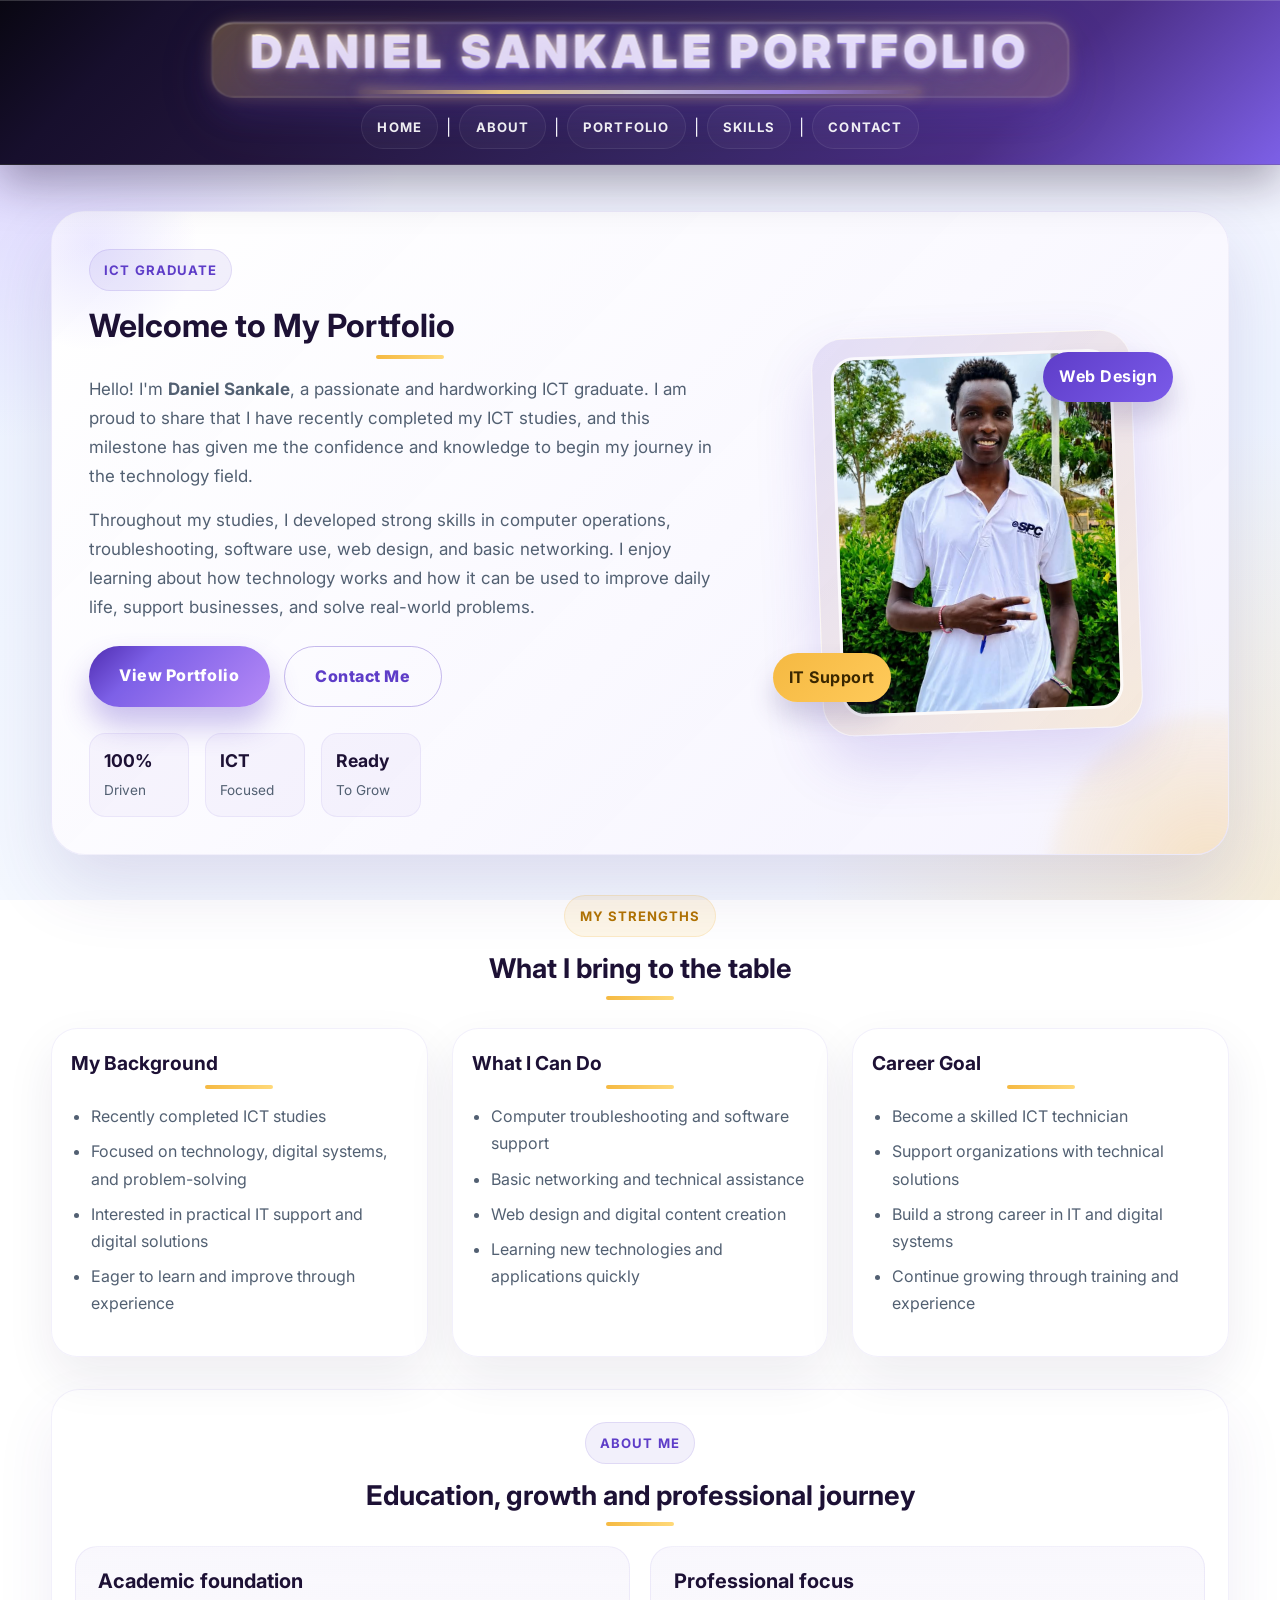
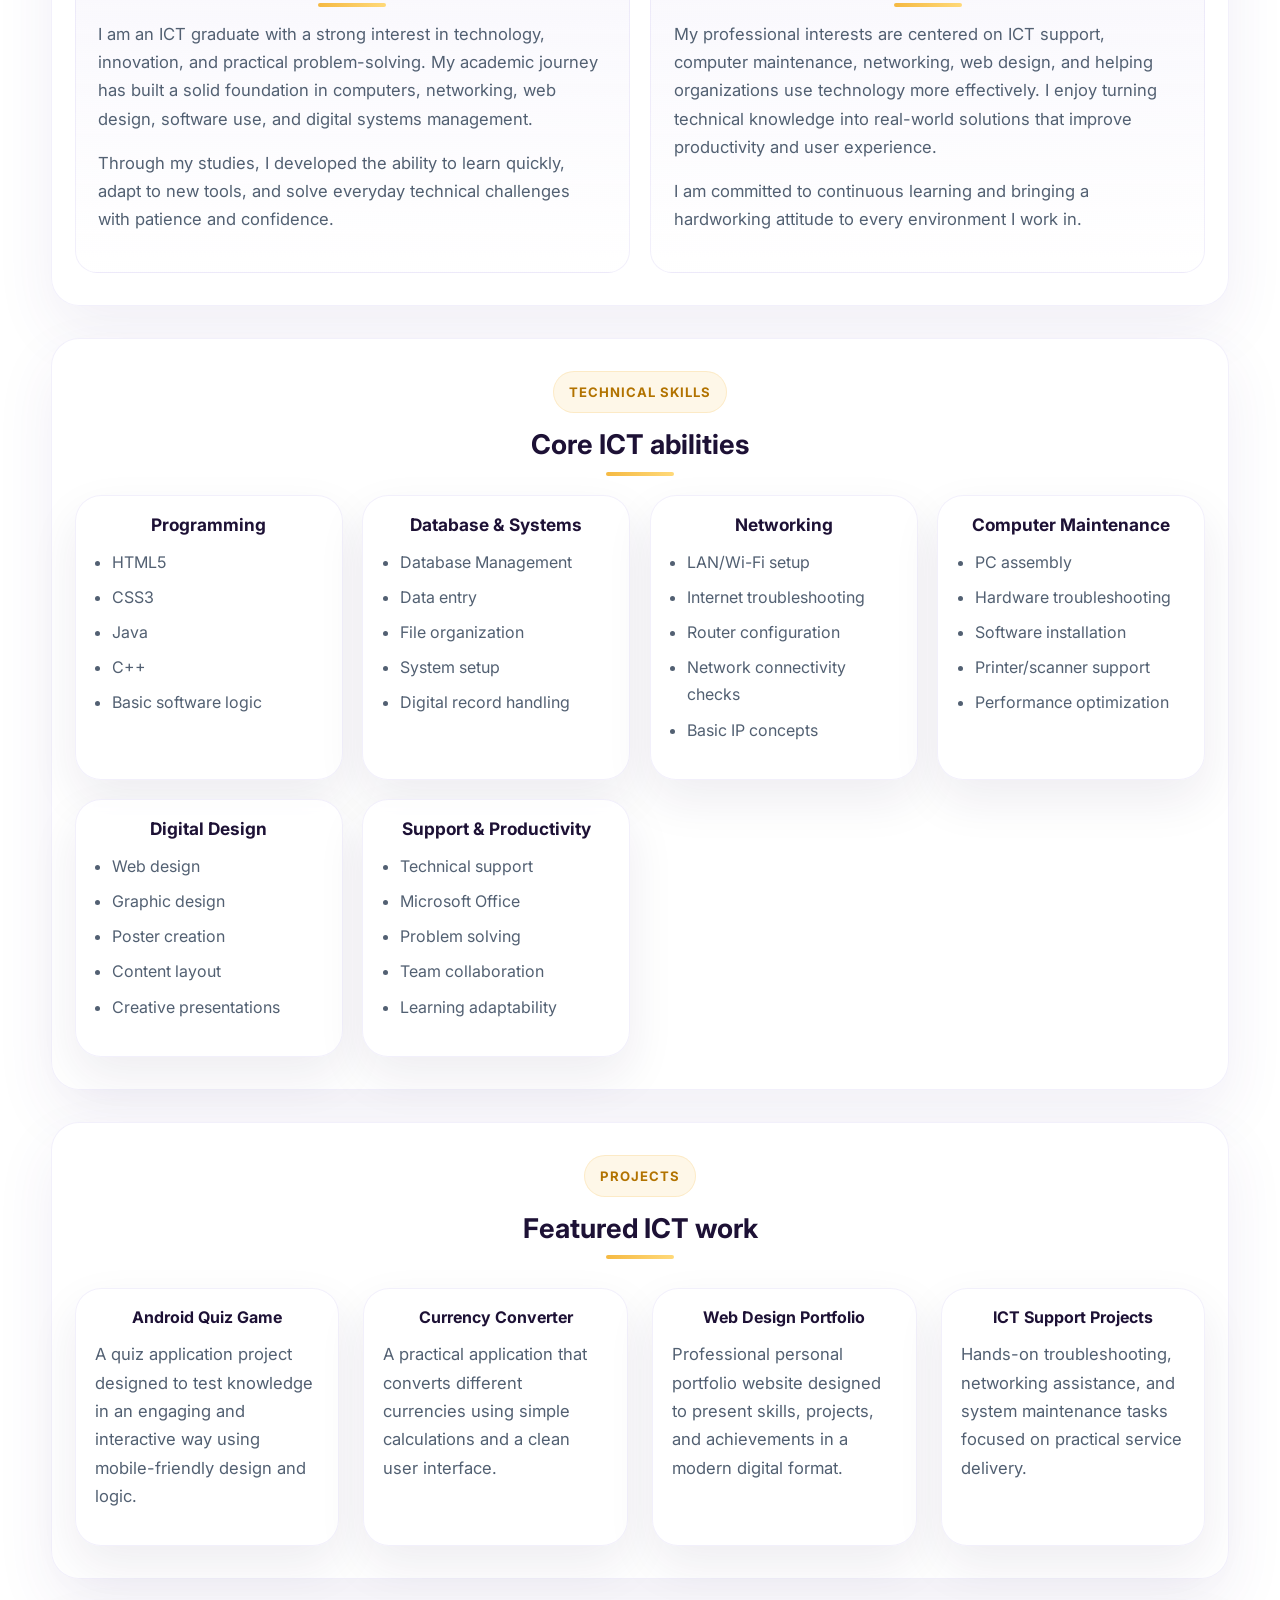
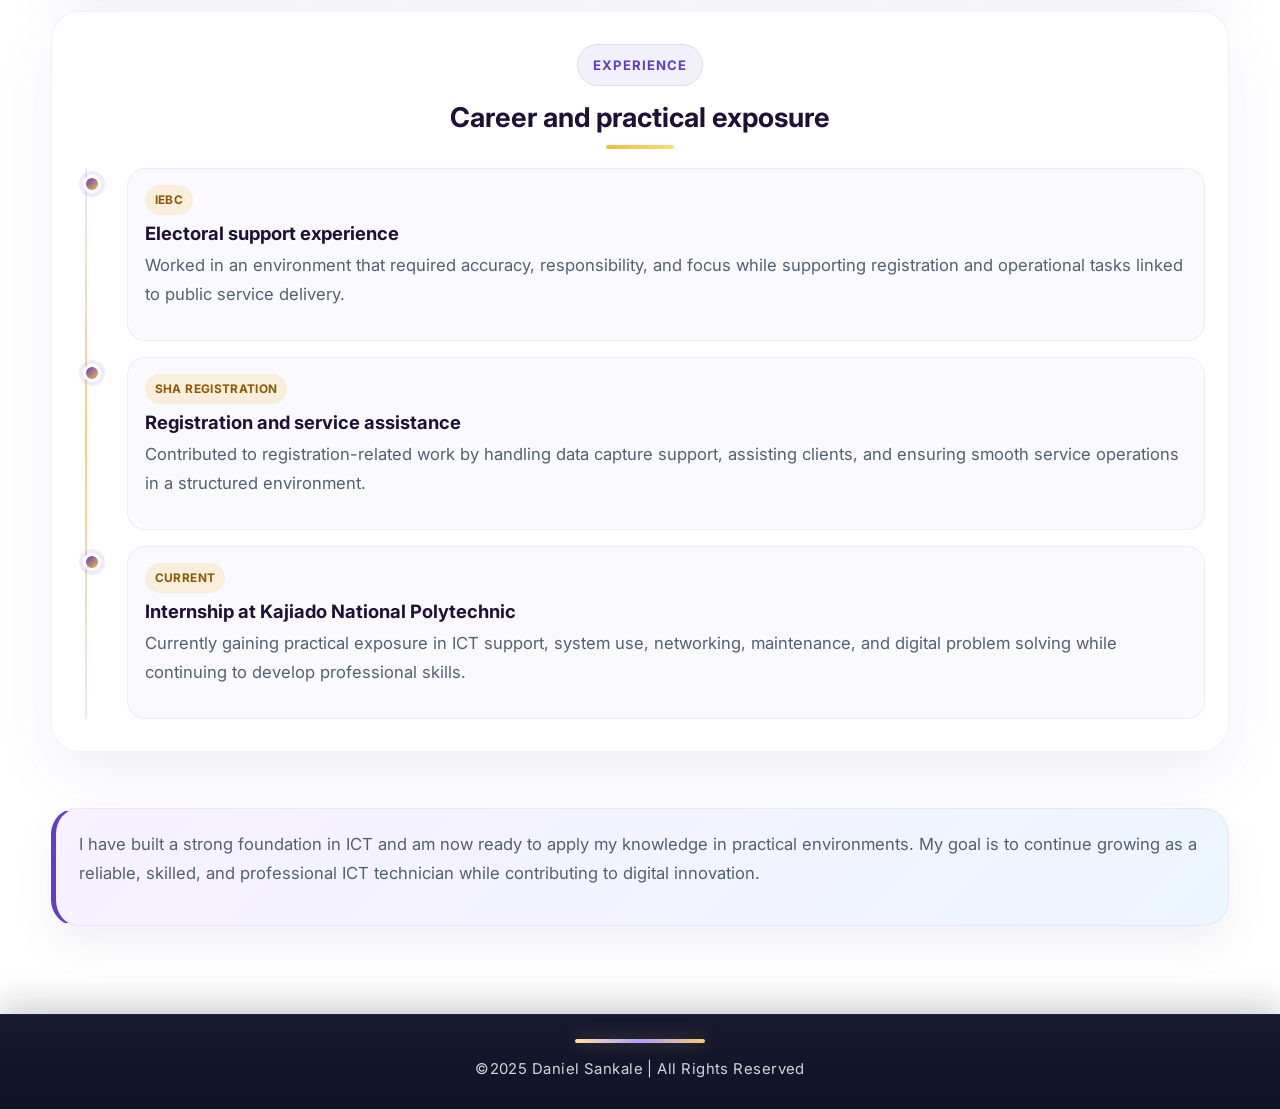
<file: index.html>
<!doctype html>
<html>
<head>
<meta charset="utf-8">
<title>My portfolio-HOME</title>
<link rel="stylesheet" href="style.css">
</head>
<body>
	<header>
	<h1>DANIEL SANKALE PORTFOLIO</h1>
    <nav>
       <a href="index.html">HOME</a>  |
        <a href="about.html">ABOUT</a> |
        <a href="portfolio.html">PORTFOLIO</a> |
        <a href="skills.html">SKILLS</a> |
        <a href="contact.html">CONTACT</a>
    </nav>
    
</header>
<main class="home-page">
    <section class="hero-section">
        <div class="hero-content">
            <span class="eyebrow">ICT Graduate</span>
            <h2>Welcome to My Portfolio</h2>
            <p>Hello! I'm <strong>Daniel Sankale</strong>, a passionate and hardworking ICT graduate. I am proud to share that I have recently completed my ICT studies, and this milestone has given me the confidence and knowledge to begin my journey in the technology field.</p>
            <p>Throughout my studies, I developed strong skills in computer operations, troubleshooting, software use, web design, and basic networking. I enjoy learning about how technology works and how it can be used to improve daily life, support businesses, and solve real-world problems.</p>
            <div class="hero-actions">
                <a href="portfolio.html" class="button">View Portfolio</a>
                <a href="contact.html" class="button button-secondary">Contact Me</a>
            </div>
            <div class="mini-stats">
                <div><strong>100%</strong><span>Driven</span></div>
                <div><strong>ICT</strong><span>Focused</span></div>
                <div><strong>Ready</strong><span>To Grow</span></div>
            </div>
        </div>

        <div class="hero-visual">
            <div class="profile-wrap">
                <img src="profile.jpeg" alt="My Profile Photo">
            </div>
            <div class="floating-badge badge-top">Web Design</div>
            <div class="floating-badge badge-bottom">IT Support</div>
        </div>
    </section>

    <section class="feature-showcase">
        <div class="section-heading">
            <span class="eyebrow accent">My Strengths</span>
            <h3>What I bring to the table</h3>
        </div>

        <div class="info-grid">
            <div class="info-card">
                <h3>My Background</h3>
                <ul>
                    <li>Recently completed ICT studies</li>
                    <li>Focused on technology, digital systems, and problem-solving</li>
                    <li>Interested in practical IT support and digital solutions</li>
                    <li>Eager to learn and improve through experience</li>
                </ul>
            </div>

            <div class="info-card">
                <h3>What I Can Do</h3>
                <ul>
                    <li>Computer troubleshooting and software support</li>
                    <li>Basic networking and technical assistance</li>
                    <li>Web design and digital content creation</li>
                    <li>Learning new technologies and applications quickly</li>
                </ul>
            </div>

            <div class="info-card">
                <h3>Career Goal</h3>
                <ul>
                    <li>Become a skilled ICT technician</li>
                    <li>Support organizations with technical solutions</li>
                    <li>Build a strong career in IT and digital systems</li>
                    <li>Continue growing through training and experience</li>
                </ul>
            </div>
        </div>
    </section>

    <section class="section-shell about-summary">
        <div class="section-heading">
            <span class="eyebrow">About Me</span>
            <h3>Education, growth and professional journey</h3>
        </div>

        <div class="summary-grid">
            <div class="summary-panel">
                <h3>Academic foundation</h3>
                <p>I am an ICT graduate with a strong interest in technology, innovation, and practical problem-solving. My academic journey has built a solid foundation in computers, networking, web design, software use, and digital systems management.</p>
                <p>Through my studies, I developed the ability to learn quickly, adapt to new tools, and solve everyday technical challenges with patience and confidence.</p>
            </div>
            <div class="summary-panel">
                <h3>Professional focus</h3>
                <p>My professional interests are centered on ICT support, computer maintenance, networking, web design, and helping organizations use technology more effectively. I enjoy turning technical knowledge into real-world solutions that improve productivity and user experience.</p>
                <p>I am committed to continuous learning and bringing a hardworking attitude to every environment I work in.</p>
            </div>
        </div>
    </section>

    <section class="section-shell">
        <div class="section-heading">
            <span class="eyebrow accent">Technical Skills</span>
            <h3>Core ICT abilities</h3>
        </div>

        <div class="skills-grid">
            <div class="skill-card">
                <h4>Programming</h4>
                <ul>
                    <li>HTML5</li>
                    <li>CSS3</li>
                    <li>Java</li>
                    <li>C++</li>
                    <li>Basic software logic</li>
                </ul>
            </div>

            <div class="skill-card">
                <h4>Database & Systems</h4>
                <ul>
                    <li>Database Management</li>
                    <li>Data entry</li>
                    <li>File organization</li>
                    <li>System setup</li>
                    <li>Digital record handling</li>
                </ul>
            </div>

            <div class="skill-card">
                <h4>Networking</h4>
                <ul>
                    <li>LAN/Wi-Fi setup</li>
                    <li>Internet troubleshooting</li>
                    <li>Router configuration</li>
                    <li>Network connectivity checks</li>
                    <li>Basic IP concepts</li>
                </ul>
            </div>

            <div class="skill-card">
                <h4>Computer Maintenance</h4>
                <ul>
                    <li>PC assembly</li>
                    <li>Hardware troubleshooting</li>
                    <li>Software installation</li>
                    <li>Printer/scanner support</li>
                    <li>Performance optimization</li>
                </ul>
            </div>

            <div class="skill-card">
                <h4>Digital Design</h4>
                <ul>
                    <li>Web design</li>
                    <li>Graphic design</li>
                    <li>Poster creation</li>
                    <li>Content layout</li>
                    <li>Creative presentations</li>
                </ul>
            </div>

            <div class="skill-card">
                <h4>Support & Productivity</h4>
                <ul>
                    <li>Technical support</li>
                    <li>Microsoft Office</li>
                    <li>Problem solving</li>
                    <li>Team collaboration</li>
                    <li>Learning adaptability</li>
                </ul>
            </div>
        </div>
    </section>

    <section class="section-shell">
        <div class="section-heading">
            <span class="eyebrow accent">Projects</span>
            <h3>Featured ICT work</h3>
        </div>

        <div class="portfolio-grid">
            <article class="portfolio-card">
                <h4>Android Quiz Game</h4>
                <p>A quiz application project designed to test knowledge in an engaging and interactive way using mobile-friendly design and logic.</p>
            </article>

            <article class="portfolio-card">
                <h4>Currency Converter</h4>
                <p>A practical application that converts different currencies using simple calculations and a clean user interface.</p>
            </article>

            <article class="portfolio-card">
                <h4>Web Design Portfolio</h4>
                <p>Professional personal portfolio website designed to present skills, projects, and achievements in a modern digital format.</p>
            </article>

            <article class="portfolio-card">
                <h4>ICT Support Projects</h4>
                <p>Hands-on troubleshooting, networking assistance, and system maintenance tasks focused on practical service delivery.</p>
            </article>
        </div>
    </section>

    <section class="section-shell">
        <div class="section-heading">
            <span class="eyebrow">Experience</span>
            <h3>Career and practical exposure</h3>
        </div>

        <div class="timeline">
            <article class="timeline-item">
                <div class="timeline-dot"></div>
                <div class="timeline-content">
                    <span class="timeline-year">IEBC</span>
                    <h4>Electoral support experience</h4>
                    <p>Worked in an environment that required accuracy, responsibility, and focus while supporting registration and operational tasks linked to public service delivery.</p>
                </div>
            </article>

            <article class="timeline-item">
                <div class="timeline-dot"></div>
                <div class="timeline-content">
                    <span class="timeline-year">SHA Registration</span>
                    <h4>Registration and service assistance</h4>
                    <p>Contributed to registration-related work by handling data capture support, assisting clients, and ensuring smooth service operations in a structured environment.</p>
                </div>
            </article>

            <article class="timeline-item">
                <div class="timeline-dot"></div>
                <div class="timeline-content">
                    <span class="timeline-year">Current</span>
                    <h4>Internship at Kajiado National Polytechnic</h4>
                    <p>Currently gaining practical exposure in ICT support, system use, networking, maintenance, and digital problem solving while continuing to develop professional skills.</p>
                </div>
            </article>
        </div>
    </section>

    <div class="highlight-box">
        <p>I have built a strong foundation in ICT and am now ready to apply my knowledge in practical environments. My goal is to continue growing as a reliable, skilled, and professional ICT technician while contributing to digital innovation.</p>
    </div>
</main>

<footer>
    &copy2025 Daniel Sankale | All Rights Reserved
</footer>

	
</body>
</html>
</file>
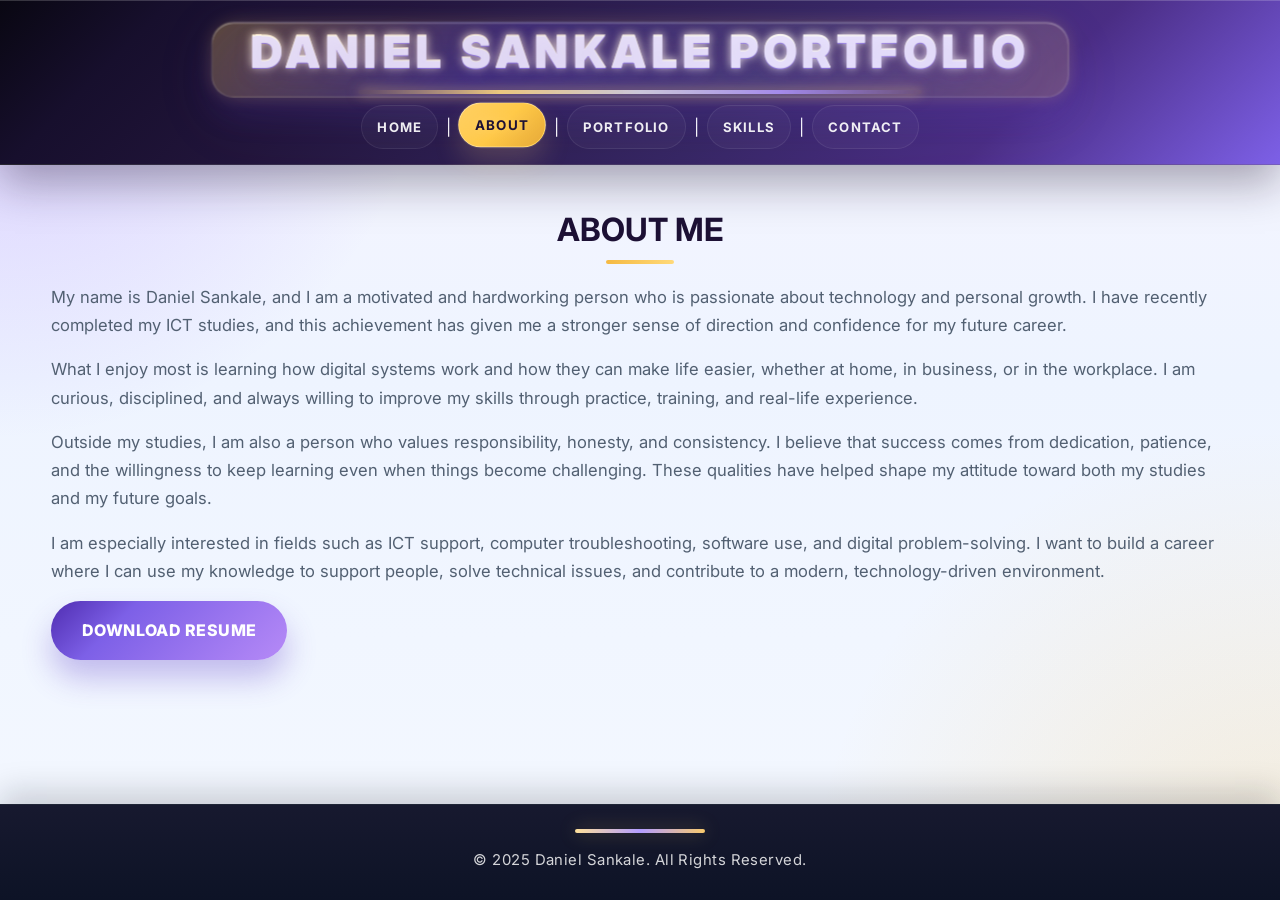
<file: ABOUT.html>
<!doctype html>
<html>
<head>
<meta charset="utf-8">
<title>My portfolio-About</title>
<link rel="stylesheet" href="style.css">
</head>
<body>
	<header>
    <h1>DANIEL SANKALE PORTFOLIO</h1>
    <nav>
        <a href="index.html">HOME</a>  |
        <a href="about.html" class="active">ABOUT</a> |
        <a href="portfolio.html">PORTFOLIO</a> |
        <a href="skills.html">SKILLS</a> |
        <a href="contact.html">CONTACT</a>
    </nav>
</header>

<main>
    <section class="about">
      <h2>ABOUT ME</h2>
      <p>My name is Daniel Sankale, and I am a motivated and hardworking person who is passionate about technology and personal growth. I have recently completed my ICT studies, and this achievement has given me a stronger sense of direction and confidence for my future career.</p>

      <p>What I enjoy most is learning how digital systems work and how they can make life easier, whether at home, in business, or in the workplace. I am curious, disciplined, and always willing to improve my skills through practice, training, and real-life experience.</p>

      <p>Outside my studies, I am also a person who values responsibility, honesty, and consistency. I believe that success comes from dedication, patience, and the willingness to keep learning even when things become challenging. These qualities have helped shape my attitude toward both my studies and my future goals.</p>

      <p>I am especially interested in fields such as ICT support, computer troubleshooting, software use, and digital problem-solving. I want to build a career where I can use my knowledge to support people, solve technical issues, and contribute to a modern, technology-driven environment.</p>

      <a href="Daniel_Sankale_CV..pdf" download class="button">DOWNLOAD RESUME</a>
    </section>
  </main>

  <footer>
    © 2025 Daniel Sankale. All Rights Reserved.
  </footer>

</body>
</html>
</file>
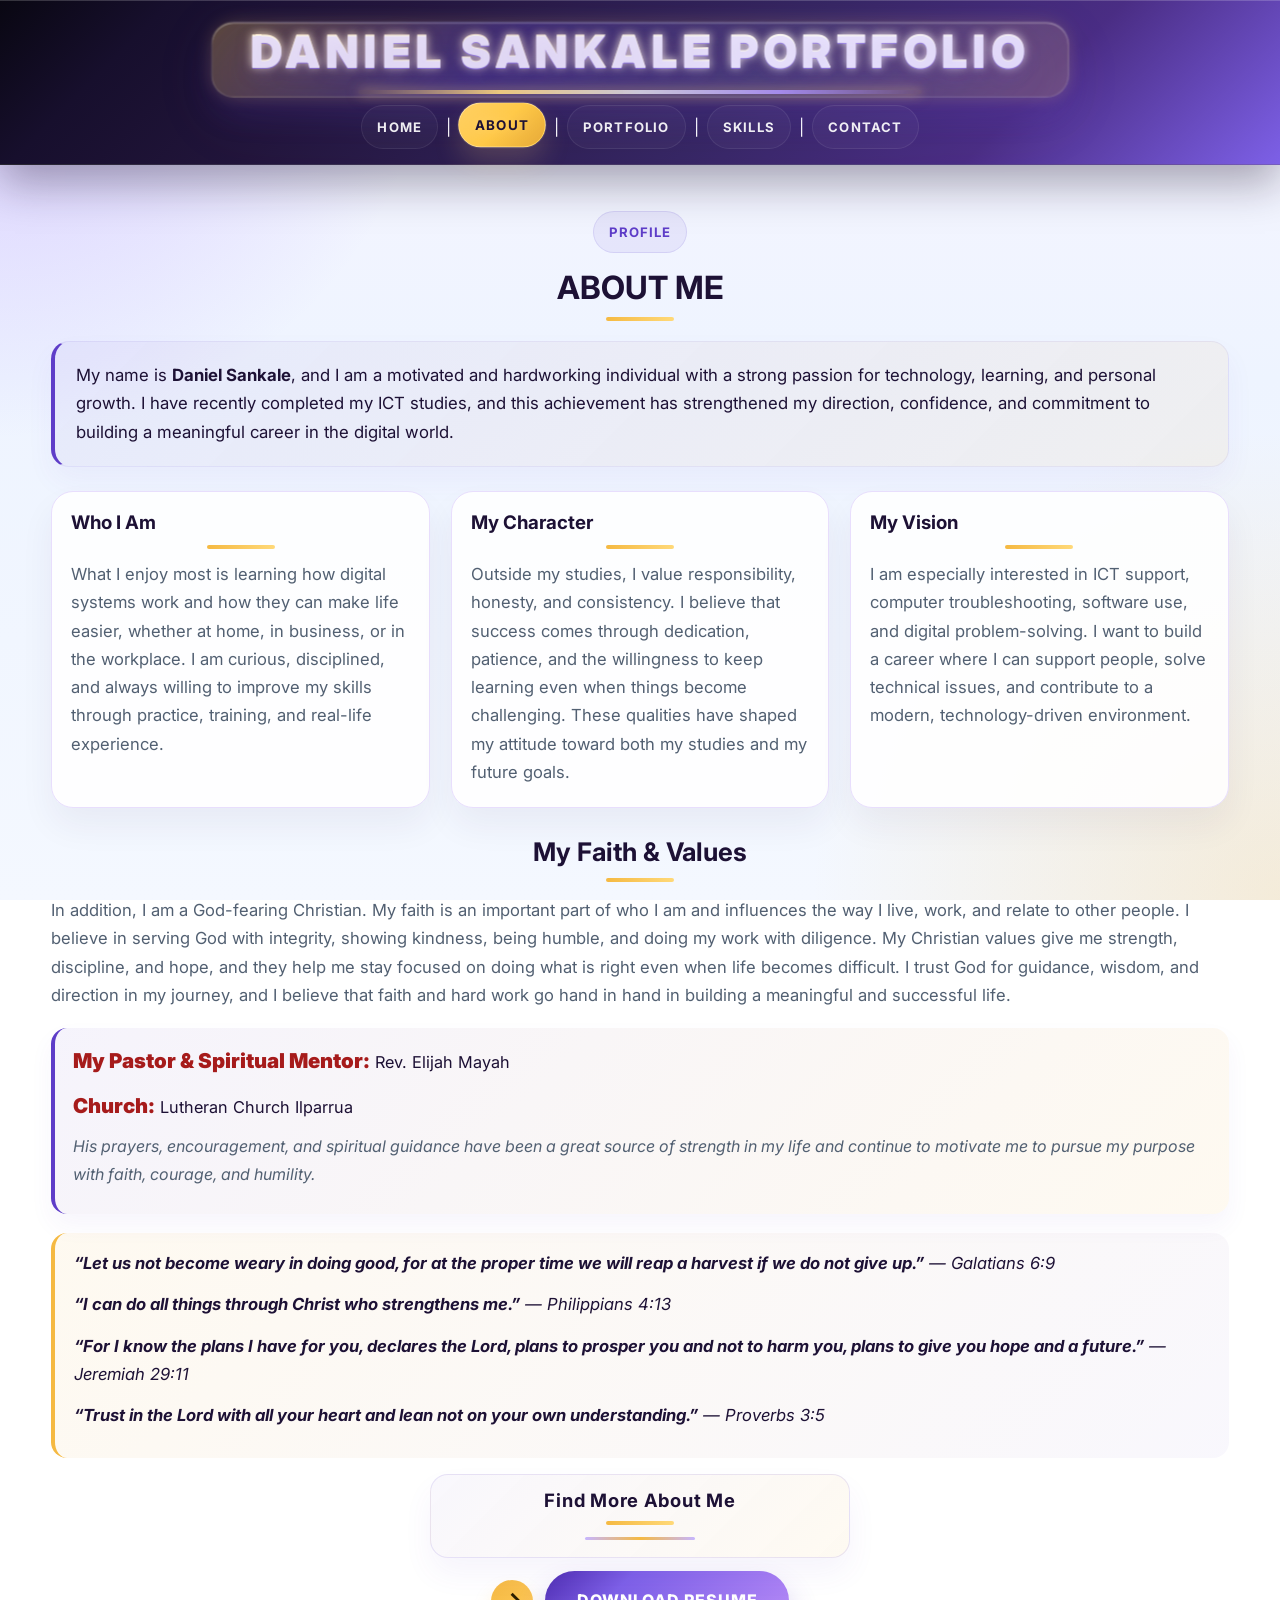
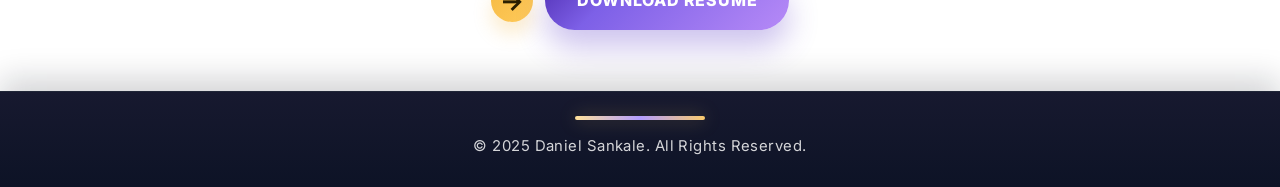
<file: about.html>
<!doctype html>
<html>
<head>
<meta charset="utf-8">
<title>My portfolio-About</title>
<link rel="stylesheet" href="style.css">
</head>
<body>
	<header>
    <h1>DANIEL SANKALE PORTFOLIO</h1>
    <nav>
        <a href="index.html">HOME</a>  |
        <a href="about.html" class="active">ABOUT</a> |
        <a href="portfolio.html">PORTFOLIO</a> |
        <a href="skills.html">SKILLS</a> |
        <a href="contact.html">CONTACT</a>
    </nav>
</header>

<main>
    <section class="about">
      <div class="about-header">
        <p class="eyebrow">Profile</p>
        <h2>ABOUT ME</h2>
      </div>

      <div class="about-highlight">
        <p>My name is <strong>Daniel Sankale</strong>, and I am a motivated and hardworking individual with a strong passion for technology, learning, and personal growth. I have recently completed my ICT studies, and this achievement has strengthened my direction, confidence, and commitment to building a meaningful career in the digital world.</p>
      </div>

      <div class="about-grid">
        <div class="about-card">
          <h3>Who I Am</h3>
          <p>What I enjoy most is learning how digital systems work and how they can make life easier, whether at home, in business, or in the workplace. I am curious, disciplined, and always willing to improve my skills through practice, training, and real-life experience.</p>
        </div>

        <div class="about-card">
          <h3>My Character</h3>
          <p>Outside my studies, I value responsibility, honesty, and consistency. I believe that success comes through dedication, patience, and the willingness to keep learning even when things become challenging. These qualities have shaped my attitude toward both my studies and my future goals.</p>
        </div>

        <div class="about-card">
          <h3>My Vision</h3>
          <p>I am especially interested in ICT support, computer troubleshooting, software use, and digital problem-solving. I want to build a career where I can support people, solve technical issues, and contribute to a modern, technology-driven environment.</p>
        </div>
      </div>

      <h3 class="faith-heading">My Faith &amp; Values</h3>
      <p>In addition, I am a God-fearing Christian. My faith is an important part of who I am and influences the way I live, work, and relate to other people. I believe in serving God with integrity, showing kindness, being humble, and doing my work with diligence. My Christian values give me strength, discipline, and hope, and they help me stay focused on doing what is right even when life becomes difficult. I trust God for guidance, wisdom, and direction in my journey, and I believe that faith and hard work go hand in hand in building a meaningful and successful life.</p>

      <div class="faith-leader">
        <p><strong>My Pastor &amp; Spiritual Mentor:</strong> Rev. Elijah Mayah</p>
        <p><strong>Church:</strong> Lutheran Church Ilparrua</p>
        <p><em>His prayers, encouragement, and spiritual guidance have been a great source of strength in my life and continue to motivate me to pursue my purpose with faith, courage, and humility.</em></p>
      </div>

      <div class="faith-verses">
        <p><strong>“Let us not become weary in doing good, for at the proper time we will reap a harvest if we do not give up.”</strong> — Galatians 6:9</p>
        <p><strong>“I can do all things through Christ who strengthens me.”</strong> — Philippians 4:13</p>
        <p><strong>“For I know the plans I have for you, declares the Lord, plans to prosper you and not to harm you, plans to give you hope and a future.”</strong> — Jeremiah 29:11</p>
        <p><strong>“Trust in the Lord with all your heart and lean not on your own understanding.”</strong> — Proverbs 3:5</p>
      </div>
      
      <div class="resume-callout">
        <h3>Find More About Me</h3>
      </div>
      <div class="resume-cta">
        <span class="resume-arrow" aria-hidden="true">→</span>
        <a href="Daniel_Sankale_CV..pdf" download class="button resume-button">DOWNLOAD RESUME</a>
      </div>

    </section>
  </main>

  <footer>
    © 2025 Daniel Sankale. All Rights Reserved.
  </footer>

</body>
</html>
</file>
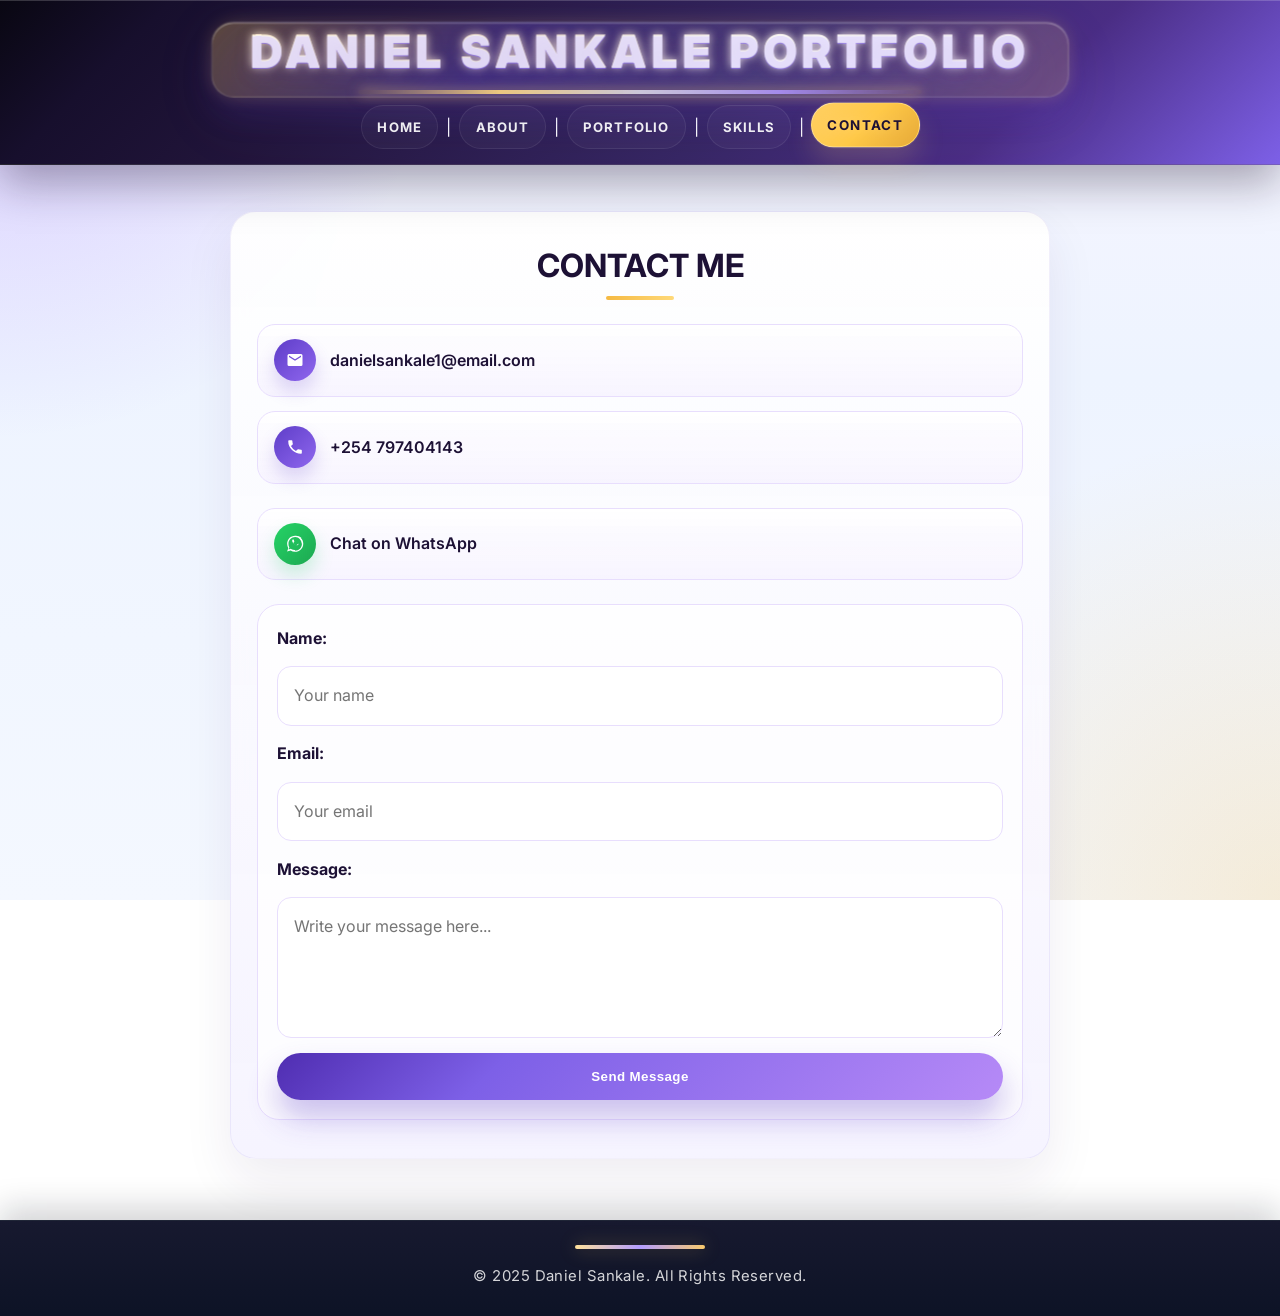
<file: CONTACT.html>
<!doctype html>
<html>
<head>
<meta charset="utf-8">
<title>My portfolio-CONTACT</title>
<link rel="stylesheet" href="style.css">
</head>
<body>
	<header>
    <h1>DANIEL SANKALE PORTFOLIO</h1>
    <nav>
        <a href="index.html">HOME</a>  |
        <a href="about.html">ABOUT</a> |
        <a href="portfolio.html">PORTFOLIO</a> |
        <a href="skills.html">SKILLS</a> |
        <a href="contact.html" class="active">CONTACT</a>
    </nav>
</header>

<main>
	 <section class="contact">
    <h2>CONTACT ME</h2>
    <div class="contact-info">
      <div class="contact-list">
        <div class="contact-item">
          <span class="contact-icon" aria-hidden="true">
            <svg viewBox="0 0 24 24"><path d="M20 4H4a2 2 0 0 0-2 2v12a2 2 0 0 0 2 2h16a2 2 0 0 0 2-2V6a2 2 0 0 0-2-2Zm0 4-8 5-8-5V6l8 5 8-5v2Z"/></svg>
          </span>
          <a href="mailto:danielsankale1@email.com">danielsankale1@email.com</a>
        </div>
        <div class="contact-item">
          <span class="contact-icon" aria-hidden="true">
            <svg viewBox="0 0 24 24"><path d="M6.6 10.8a15.6 15.6 0 0 0 6.6 6.6l2.2-2.2a1 1 0 0 1 1-.24 11.7 11.7 0 0 0 3.7.6 1 1 0 0 1 1 1V20a1 1 0 0 1-1 1A17 17 0 0 1 3 4a1 1 0 0 1 1-1h3.5a1 1 0 0 1 1 1c0 1.3.2 2.5.6 3.7a1 1 0 0 1-.25 1l-2.2 2.1Z"/></svg>
          </span>
          <a href="tel:+254797404143">+254 797404143</a>
        </div>
      </div>
      <div class="whatsapp-row">
        <a class="whatsapp-button" href="https://wa.me/254797404143" target="_blank" aria-label="Chat on WhatsApp">
          <svg viewBox="0 0 24 24" aria-hidden="true"><path d="M20.5 3.5A11.8 11.8 0 0 0 12.1 1C6.2 1 1.5 5.8 1.5 11.7c0 2.1.6 4.1 1.6 5.9L1.4 22l4.7-1.5a10.7 10.7 0 0 0 5.9 1.9h.1c6 0 10.9-4.8 10.9-10.8 0-2.9-1.1-5.6-3.1-7.6Zm-8.4 16.5h-.1c-1.9 0-3.7-.5-5.3-1.5l-.4-.2-2.8.9 1-2.7-.3-.4A8.8 8.8 0 0 1 3.3 11.7c0-4.9 4-8.9 9-8.9 2.4 0 4.6 1 6.2 2.7a9.3 9.3 0 0 1 2.7 6.5c0 5-4 8.9-9 8.9Zm5-6.7c-.3-.1-1.7-.8-1.9-.9-.2-.1-.3-.1-.5.1-.1.2-.6.9-.7 1.1-.1.2-.3.2-.5.1-.3-.2-1.1-.4-2.1-1.2-.8-.7-1.3-1.6-1.4-1.9-.1-.3 0-.4.1-.5l.4-.5c.1-.1.2-.3.3-.4.1-.1.1-.2.2-.3.1-.1.1-.2.1-.3 0-.1 0-.2-.1-.3-.1-.1-.5-1.4-.7-1.9-.2-.5-.4-.4-.5-.4h-.4c-.1 0-.3 0-.5.1-.2.1-.7.7-.7 1.7 0 1 .8 2 .9 2.2.1.2 1.5 2.3 3.6 3.2.5.2.9.3 1.2.4.5.1.9.1 1.2.1.4-.1 1.1-.5 1.3-1 .2-.5.2-1 .1-1.1-.1-.2-.2-.1-.5-.2Z"/></svg>
        </a>
        <span class="whatsapp-text">Chat on WhatsApp</span>
      </div>
    </div>
      <form id="contactForm">
        <input type="hidden" name="_subject" value="New contact message from your portfolio website">
        <input type="hidden" name="_captcha" value="false">

        <label>Name:</label>
        <input type="text" name="name" placeholder="Your name" required>

        <label>Email:</label>
        <input type="email" name="email" placeholder="Your email" required>

        <label>Message:</label>
        <textarea name="message" rows="4" placeholder="Write your message here..." required></textarea>

        <button type="submit">Send Message</button>
      </form>
      <div id="form-status" class="form-status" aria-live="polite"></div>
    </section>
  </main>

  <footer>
    © 2025 Daniel Sankale. All Rights Reserved.
  </footer>

  <script>
    const form = document.getElementById('contactForm');
    const statusBox = document.getElementById('form-status');

    form.addEventListener('submit', async function (event) {
      event.preventDefault();

      const name = form.elements.name.value.trim();
      const email = form.elements.email.value.trim();
      const message = form.elements.message.value.trim();

      if (!name || !email || !message) {
        statusBox.textContent = 'Please fill in all fields before sending.';
        statusBox.classList.add('show', 'error');
        return;
      }

      statusBox.textContent = 'Sending your message...';
      statusBox.classList.add('show');
      statusBox.classList.remove('error');

      try {
        const response = await fetch('https://formsubmit.co/ajax/danielsankale1@email.com', {
          method: 'POST',
          headers: {
            'Content-Type': 'application/json',
            'Accept': 'application/json'
          },
          body: JSON.stringify({
            name: name,
            email: email,
            message: message,
            _subject: 'New contact message from your portfolio website',
            _captcha: 'false'
          })
        });

        if (response.ok) {
          statusBox.textContent = 'Your message was sent successfully! I will get back to you soon.';
          statusBox.classList.add('show');
          statusBox.classList.remove('error');
          form.reset();
        } else {
          throw new Error('Submission failed');
        }
      } catch (error) {
        statusBox.textContent = 'Something went wrong. Please try again or contact me directly.';
        statusBox.classList.add('show', 'error');
      }
    });
  </script>
</body>
</html>
</file>
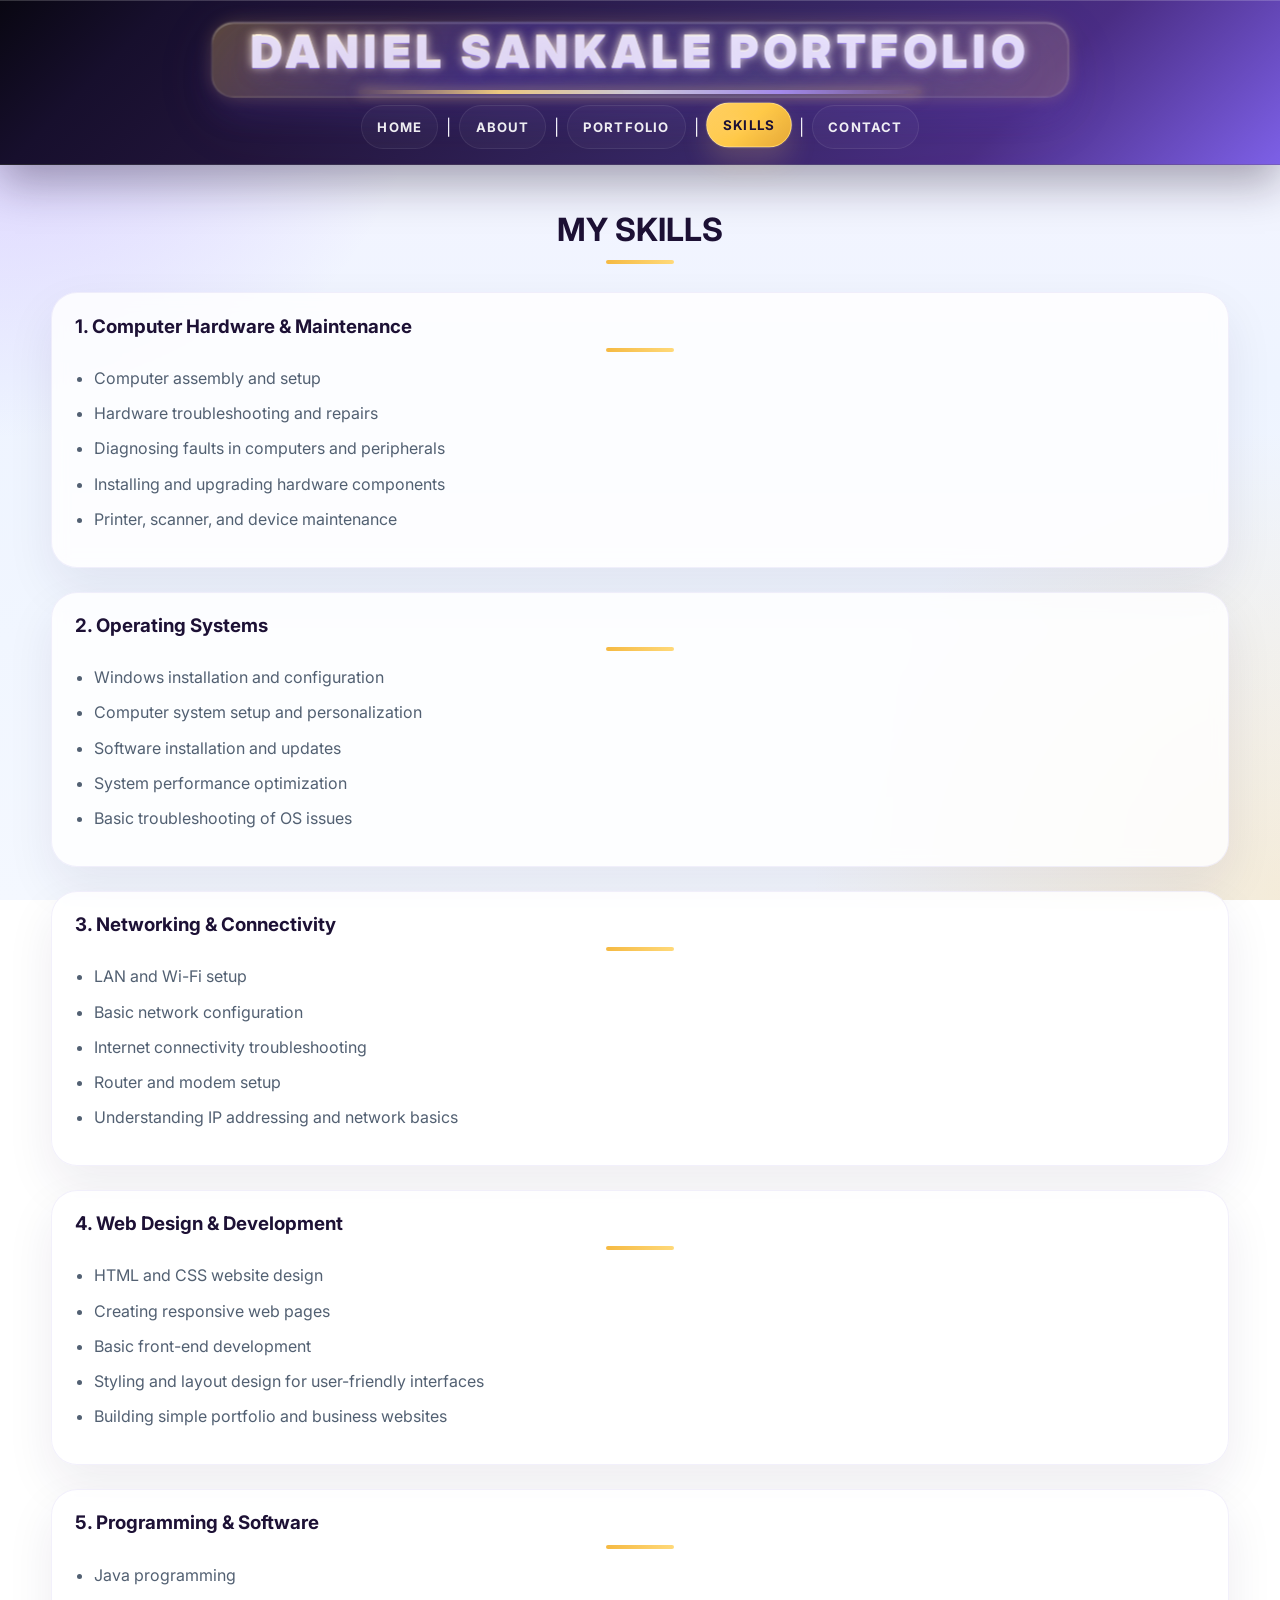
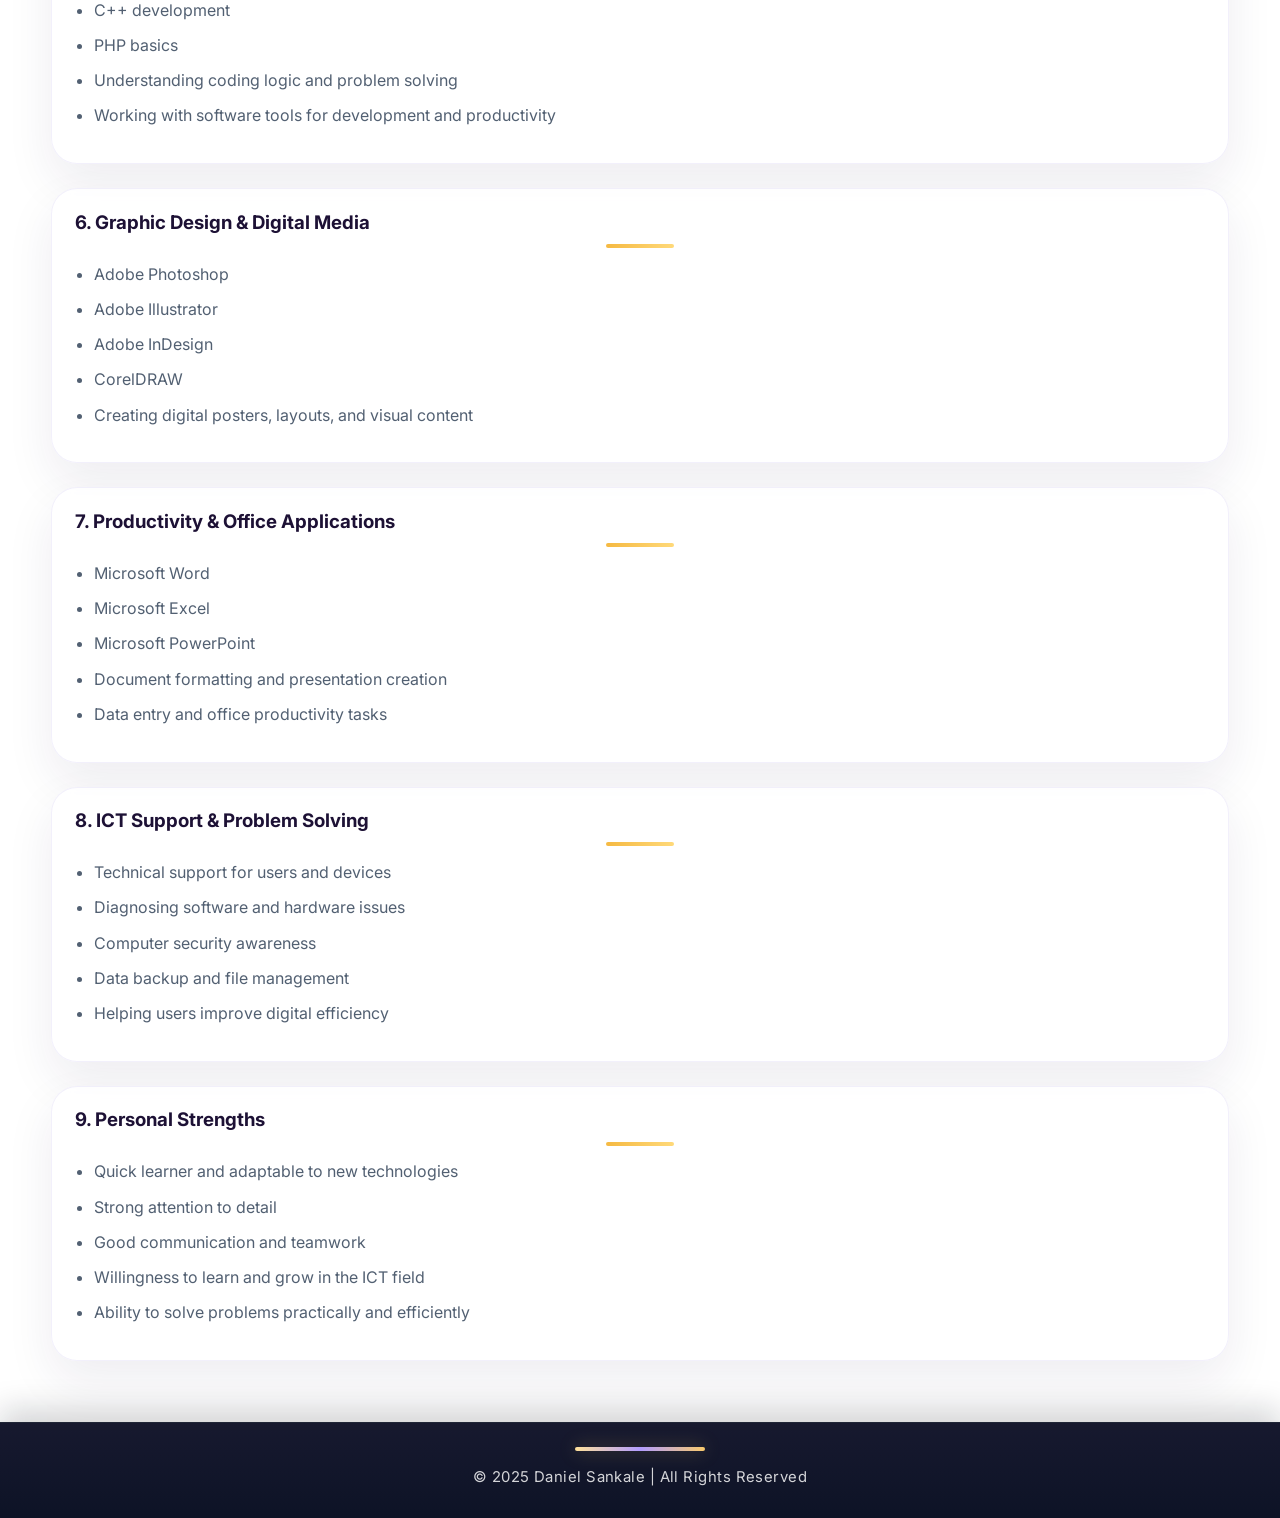
<file: SKILLS.html>
﻿<!doctype html>
<html>
<head>
<meta charset="utf-8">
<title>My portfolio - SKILLS</title>
<link rel="stylesheet" href="style.css">
</head>
<body>
<header>
  <h1>DANIEL SANKALE PORTFOLIO</h1>
  <nav>
    <a href="index.html">HOME</a> |
    <a href="about.html">ABOUT</a> |
    <a href="portfolio.html">PORTFOLIO</a> |
    <a href="skills.html" class="active">SKILLS</a> |
    <a href="contact.html">CONTACT</a>
  </nav>
</header>

<main>
  <h2>MY SKILLS</h2>
  <section class="skills">
    <div class="skill-group">
      <h3>1. Computer Hardware & Maintenance</h3>
      <ul>
        <li>Computer assembly and setup</li>
        <li>Hardware troubleshooting and repairs</li>
        <li>Diagnosing faults in computers and peripherals</li>
        <li>Installing and upgrading hardware components</li>
        <li>Printer, scanner, and device maintenance</li>
      </ul>
    </div>

    <div class="skill-group">
      <h3>2. Operating Systems</h3>
      <ul>
        <li>Windows installation and configuration</li>
        <li>Computer system setup and personalization</li>
        <li>Software installation and updates</li>
        <li>System performance optimization</li>
        <li>Basic troubleshooting of OS issues</li>
      </ul>
    </div>

    <div class="skill-group">
      <h3>3. Networking & Connectivity</h3>
      <ul>
        <li>LAN and Wi-Fi setup</li>
        <li>Basic network configuration</li>
        <li>Internet connectivity troubleshooting</li>
        <li>Router and modem setup</li>
        <li>Understanding IP addressing and network basics</li>
      </ul>
    </div>

    <div class="skill-group">
      <h3>4. Web Design & Development</h3>
      <ul>
        <li>HTML and CSS website design</li>
        <li>Creating responsive web pages</li>
        <li>Basic front-end development</li>
        <li>Styling and layout design for user-friendly interfaces</li>
        <li>Building simple portfolio and business websites</li>
      </ul>
    </div>

    <div class="skill-group">
      <h3>5. Programming & Software</h3>
      <ul>
        <li>Java programming</li>
        <li>C++ development</li>
        <li>PHP basics</li>
        <li>Understanding coding logic and problem solving</li>
        <li>Working with software tools for development and productivity</li>
      </ul>
    </div>

    <div class="skill-group">
      <h3>6. Graphic Design & Digital Media</h3>
      <ul>
        <li>Adobe Photoshop</li>
        <li>Adobe Illustrator</li>
        <li>Adobe InDesign</li>
        <li>CorelDRAW</li>
        <li>Creating digital posters, layouts, and visual content</li>
      </ul>
    </div>

    <div class="skill-group">
      <h3>7. Productivity & Office Applications</h3>
      <ul>
        <li>Microsoft Word</li>
        <li>Microsoft Excel</li>
        <li>Microsoft PowerPoint</li>
        <li>Document formatting and presentation creation</li>
        <li>Data entry and office productivity tasks</li>
      </ul>
    </div>

    <div class="skill-group">
      <h3>8. ICT Support & Problem Solving</h3>
      <ul>
        <li>Technical support for users and devices</li>
        <li>Diagnosing software and hardware issues</li>
        <li>Computer security awareness</li>
        <li>Data backup and file management</li>
        <li>Helping users improve digital efficiency</li>
      </ul>
    </div>

    <div class="skill-group">
      <h3>9. Personal Strengths</h3>
      <ul>
        <li>Quick learner and adaptable to new technologies</li>
        <li>Strong attention to detail</li>
        <li>Good communication and teamwork</li>
        <li>Willingness to learn and grow in the ICT field</li>
        <li>Ability to solve problems practically and efficiently</li>
      </ul>
    </div>
  </section>
</main>

<footer>
  © 2025 Daniel Sankale | All Rights Reserved
</footer>
</body>
</html>
</file>
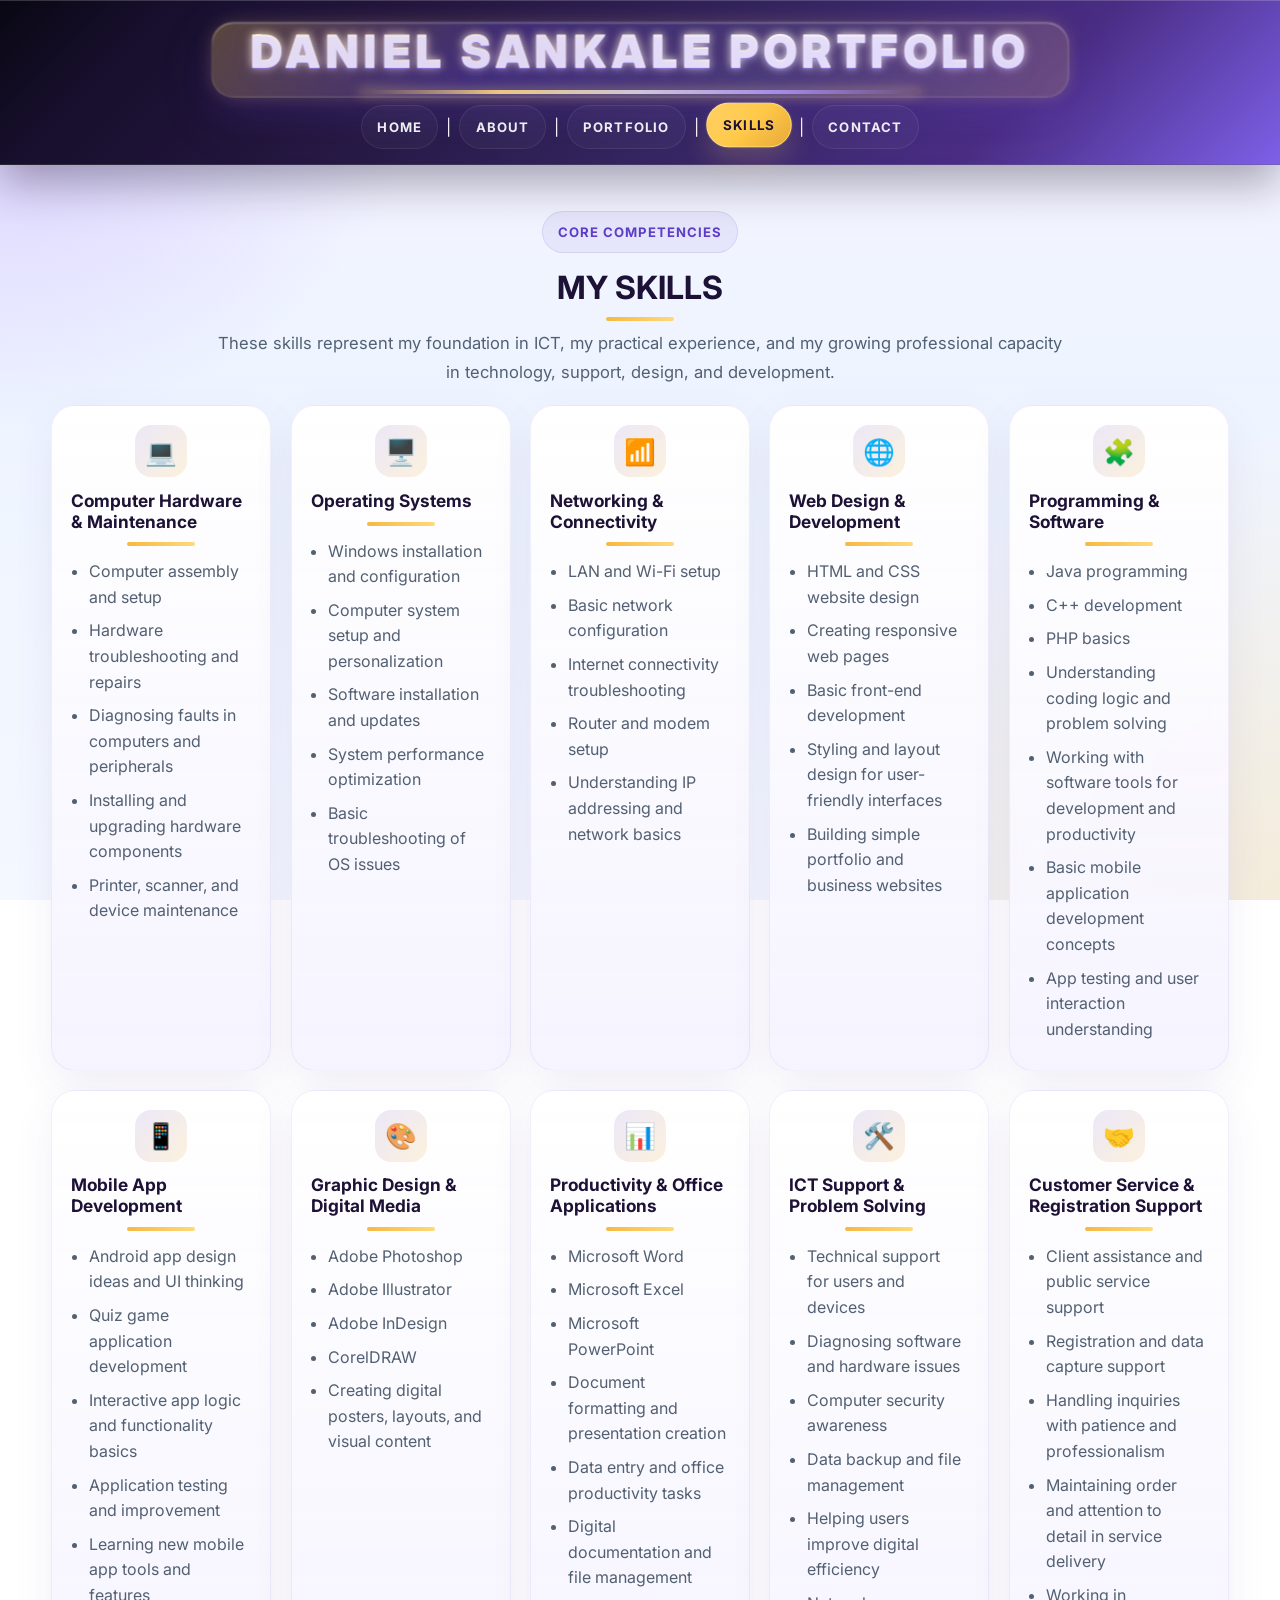
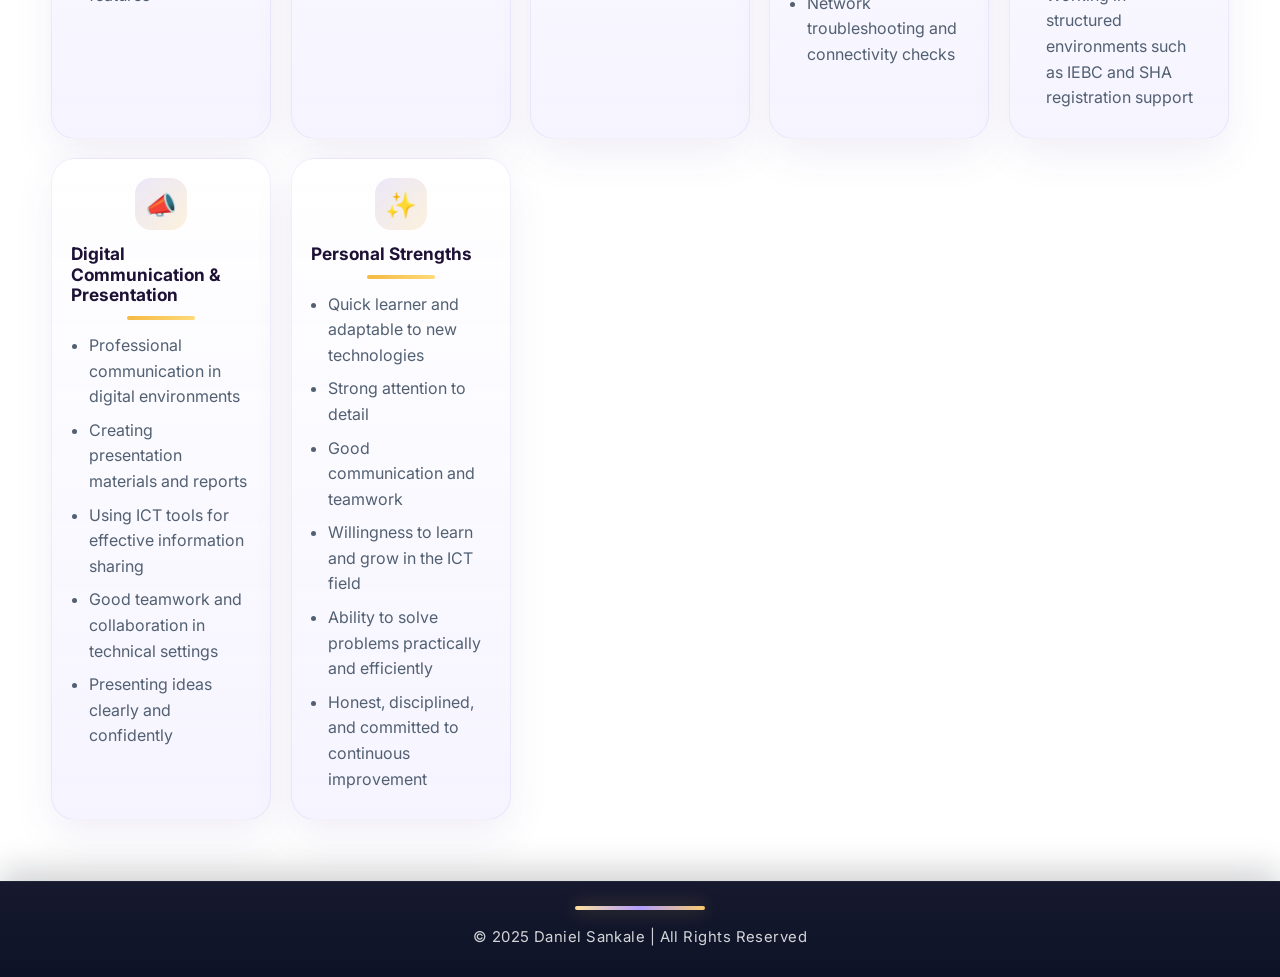
<file: skills.html>
﻿<!doctype html>
<html>
<head>
<meta charset="utf-8">
<title>My portfolio - SKILLS</title>
<link rel="stylesheet" href="style.css">
</head>
<body>
<header>
  <h1>DANIEL SANKALE PORTFOLIO</h1>
  <nav>
    <a href="index.html">HOME</a> |
    <a href="about.html">ABOUT</a> |
    <a href="portfolio.html">PORTFOLIO</a> |
    <a href="skills.html" class="active">SKILLS</a> |
    <a href="contact.html">CONTACT</a>
  </nav>
</header>

<main>
  <section class="page-intro">
    <span class="eyebrow">Core Competencies</span>
    <h2>MY SKILLS</h2>
    <p>These skills represent my foundation in ICT, my practical experience, and my growing professional capacity in technology, support, design, and development.</p>
  </section>

  <section class="skills-grid">
    <article class="skill-card modern-skill">
      <div class="skill-icon">💻</div>
      <h3>Computer Hardware & Maintenance</h3>
      <ul>
        <li>Computer assembly and setup</li>
        <li>Hardware troubleshooting and repairs</li>
        <li>Diagnosing faults in computers and peripherals</li>
        <li>Installing and upgrading hardware components</li>
        <li>Printer, scanner, and device maintenance</li>
      </ul>
    </article>

    <article class="skill-card modern-skill">
      <div class="skill-icon">🖥️</div>
      <h3>Operating Systems</h3>
      <ul>
        <li>Windows installation and configuration</li>
        <li>Computer system setup and personalization</li>
        <li>Software installation and updates</li>
        <li>System performance optimization</li>
        <li>Basic troubleshooting of OS issues</li>
      </ul>
    </article>

    <article class="skill-card modern-skill">
      <div class="skill-icon">📶</div>
      <h3>Networking & Connectivity</h3>
      <ul>
        <li>LAN and Wi-Fi setup</li>
        <li>Basic network configuration</li>
        <li>Internet connectivity troubleshooting</li>
        <li>Router and modem setup</li>
        <li>Understanding IP addressing and network basics</li>
      </ul>
    </article>

    <article class="skill-card modern-skill">
      <div class="skill-icon">🌐</div>
      <h3>Web Design & Development</h3>
      <ul>
        <li>HTML and CSS website design</li>
        <li>Creating responsive web pages</li>
        <li>Basic front-end development</li>
        <li>Styling and layout design for user-friendly interfaces</li>
        <li>Building simple portfolio and business websites</li>
      </ul>
    </article>

    <article class="skill-card modern-skill">
      <div class="skill-icon">🧩</div>
      <h3>Programming & Software</h3>
      <ul>
        <li>Java programming</li>
        <li>C++ development</li>
        <li>PHP basics</li>
        <li>Understanding coding logic and problem solving</li>
        <li>Working with software tools for development and productivity</li>
        <li>Basic mobile application development concepts</li>
        <li>App testing and user interaction understanding</li>
      </ul>
    </article>

    <article class="skill-card modern-skill">
      <div class="skill-icon">📱</div>
      <h3>Mobile App Development</h3>
      <ul>
        <li>Android app design ideas and UI thinking</li>
        <li>Quiz game application development</li>
        <li>Interactive app logic and functionality basics</li>
        <li>Application testing and improvement</li>
        <li>Learning new mobile app tools and features</li>
      </ul>
    </article>

    <article class="skill-card modern-skill">
      <div class="skill-icon">🎨</div>
      <h3>Graphic Design & Digital Media</h3>
      <ul>
        <li>Adobe Photoshop</li>
        <li>Adobe Illustrator</li>
        <li>Adobe InDesign</li>
        <li>CorelDRAW</li>
        <li>Creating digital posters, layouts, and visual content</li>
      </ul>
    </article>

    <article class="skill-card modern-skill">
      <div class="skill-icon">📊</div>
      <h3>Productivity & Office Applications</h3>
      <ul>
        <li>Microsoft Word</li>
        <li>Microsoft Excel</li>
        <li>Microsoft PowerPoint</li>
        <li>Document formatting and presentation creation</li>
        <li>Data entry and office productivity tasks</li>
        <li>Digital documentation and file management</li>
      </ul>
    </article>

    <article class="skill-card modern-skill">
      <div class="skill-icon">🛠️</div>
      <h3>ICT Support & Problem Solving</h3>
      <ul>
        <li>Technical support for users and devices</li>
        <li>Diagnosing software and hardware issues</li>
        <li>Computer security awareness</li>
        <li>Data backup and file management</li>
        <li>Helping users improve digital efficiency</li>
        <li>Network troubleshooting and connectivity checks</li>
      </ul>
    </article>

    <article class="skill-card modern-skill">
      <div class="skill-icon">🤝</div>
      <h3>Customer Service & Registration Support</h3>
      <ul>
        <li>Client assistance and public service support</li>
        <li>Registration and data capture support</li>
        <li>Handling inquiries with patience and professionalism</li>
        <li>Maintaining order and attention to detail in service delivery</li>
        <li>Working in structured environments such as IEBC and SHA registration support</li>
      </ul>
    </article>

    <article class="skill-card modern-skill">
      <div class="skill-icon">📣</div>
      <h3>Digital Communication & Presentation</h3>
      <ul>
        <li>Professional communication in digital environments</li>
        <li>Creating presentation materials and reports</li>
        <li>Using ICT tools for effective information sharing</li>
        <li>Good teamwork and collaboration in technical settings</li>
        <li>Presenting ideas clearly and confidently</li>
      </ul>
    </article>

    <article class="skill-card modern-skill">
      <div class="skill-icon">✨</div>
      <h3>Personal Strengths</h3>
      <ul>
        <li>Quick learner and adaptable to new technologies</li>
        <li>Strong attention to detail</li>
        <li>Good communication and teamwork</li>
        <li>Willingness to learn and grow in the ICT field</li>
        <li>Ability to solve problems practically and efficiently</li>
        <li>Honest, disciplined, and committed to continuous improvement</li>
      </ul>
    </article>
  </section>
</main>

<footer>
  © 2025 Daniel Sankale | All Rights Reserved
</footer>
</body>
</html>
</file>
<file: style.css>
@import url('https://fonts.googleapis.com/css2?family=Inter:wght@400;500;600;700;800&display=swap');

:root {
    --bg: #f4f7ff;
    --bg-soft: #f8f3ff;
    --panel: #ffffff;
    --panel-alt: #f9f7ff;
    --primary: #5e3dc8;
    --primary-dark: #1d1135;
    --secondary: #f5b942;
    --text: #1f2937;
    --muted: #526072;
    --border: #e8defd;
    --success: #22c55e;
    --shadow: 0 18px 45px rgba(94, 61, 200, 0.14);
    --radius: 22px;
    --luxury-gold: #f7d57d;
    --luxury-dark: #0e1020;
}

* {
    margin: 0;
    padding: 0;
    box-sizing: border-box;
}

html {
    scroll-behavior: smooth;
}

body {
    font-family: 'Inter', 'Segoe UI', sans-serif;
    line-height: 1.7;
    background:
        radial-gradient(circle at top left, rgba(143, 102, 255, 0.30), transparent 28%),
        radial-gradient(circle at bottom right, rgba(245, 185, 66, 0.20), transparent 30%),
        linear-gradient(180deg, #f7f5ff 0%, #eef4ff 42%, #f4f8ff 100%);
    color: var(--text);
    min-height: 100vh;
    display: flex;
    flex-direction: column;
    background-attachment: fixed;
}

a {
    text-decoration: none;
}

img {
    max-width: 100%;
    display: block;
}

header {
    position: sticky;
    top: 0;
    z-index: 100;
    background: linear-gradient(135deg, #090712 0%, #170f2d 12%, #22153b 28%, #362663 58%, #4a2d84 78%, #7d60e7 100%);
    color: #fff;
    padding: 1.2rem 1rem 0.9rem;
    box-shadow: 0 18px 42px rgba(22, 12, 38, 0.35), inset 0 1px 0 rgba(255,255,255,0.18);
    border-bottom: 1px solid rgba(255,255,255,0.12);
    backdrop-filter: blur(12px);
}

header h1 {
    text-align: center;
    font-size: clamp(2.2rem, 3.5vw, 4.6rem);
    letter-spacing: 0.12em;
    text-transform: uppercase;
    font-weight: 900;
    color: #fff;
    line-height: 1.1;
    display: inline-block;
    position: relative;
    left: 50%;
    transform: translateX(-50%);
    padding: 0.5rem 1.5rem 0.9rem;
    background: linear-gradient(120deg, #fffdf9 0%, #f9edba 16%, #fffdf5 30%, #d8d2ff 44%, #fffefc 58%, #f7d57d 78%, #ffffff 100%);
    background-size: 220% 100%;
    -webkit-background-clip: text;
    background-clip: text;
    -webkit-text-fill-color: transparent;
    text-shadow:
        0 1px 0 rgba(255,255,255,0.65),
        0 2px 0 rgba(144, 113, 255, 0.55),
        0 6px 16px rgba(88, 66, 170, 0.34),
        0 0 18px rgba(255, 214, 102, 0.18);
    filter: drop-shadow(0 12px 28px rgba(109, 80, 220, 0.2));
    margin-bottom: 0.5rem;
    animation: luxuryShimmer 5s ease-in-out infinite alternate;
}

@keyframes luxuryShimmer {
    0% { background-position: 0% 50%; filter: drop-shadow(0 12px 28px rgba(109, 80, 220, 0.18)) brightness(1); }
    50% { background-position: 100% 50%; filter: drop-shadow(0 12px 28px rgba(109, 80, 220, 0.28)) brightness(1.08); }
    100% { background-position: 0% 50%; filter: drop-shadow(0 12px 28px rgba(109, 80, 220, 0.18)) brightness(1.12); }
}

header h1::before {
    content: "";
    position: absolute;
    inset: 0.15rem -0.7rem -0.35rem -0.7rem;
    border-radius: 22px;
    background: linear-gradient(135deg, rgba(255, 208, 92, 0.28), rgba(125, 96, 231, 0.26), rgba(255, 255, 255, 0.09), rgba(255, 208, 92, 0.18));
    border: 1px solid rgba(255,255,255,0.18);
    box-shadow: inset 0 1px 0 rgba(255,255,255,0.32), 0 0 18px rgba(255, 206, 92, 0.2), 0 18px 32px rgba(94, 61, 200, 0.14);
    backdrop-filter: blur(4px);
    transform: scale(1.01);
    z-index: -1;
}

header h1::after {
    content: "";
    position: absolute;
    left: 16%;
    right: 16%;
    bottom: -0.2rem;
    height: 4px;
    border-radius: 99px;
    background: linear-gradient(90deg, rgba(255, 208, 92, 0.1), rgba(255, 217, 129, 0.9), rgba(255,255,255,0.72), rgba(180, 153, 255, 0.85), rgba(255, 208, 92, 0.1));
    box-shadow: 0 0 12px rgba(255, 214, 102, 0.55), 0 0 18px rgba(140, 120, 255, 0.28);
    animation: underlinePulse 2.8s ease-in-out infinite alternate;
    z-index: 1;
}

@keyframes underlinePulse {
    0% { opacity: 0.7; transform: scaleX(0.92); }
    100% { opacity: 1; transform: scaleX(1); }
}

nav {
    text-align: center;
    margin-top: 0.4rem;
    display: flex;
    justify-content: center;
    align-items: center;
    flex-wrap: wrap;
    gap: 0.5rem;
}

nav a {
    position: relative;
    color: rgba(255,255,255,0.92);
    font-weight: 700;
    font-size: 0.82rem;
    letter-spacing: 0.09em;
    padding: 0.62rem 0.95rem;
    border-radius: 999px;
    transition: all 0.25s ease;
    overflow: hidden;
    z-index: 1;
    text-transform: uppercase;
    border: 1px solid rgba(255,255,255,0.08);
    background: rgba(255,255,255,0.03);
}

nav a::before {
    content: "";
    position: absolute;
    inset: 0;
    background: linear-gradient(135deg, rgba(255, 206, 92, 0.24), rgba(255,255,255,0.1), rgba(140,120,255,0.22));
    border-radius: inherit;
    transform: scaleX(0);
    transform-origin: left;
    transition: transform 0.3s ease;
    z-index: -1;
}

nav a:hover::before,
nav a:focus::before,
nav a.active::before {
    transform: scaleX(1);
}

nav a:hover,
nav a:focus,
nav a.active {
    color: #fff;
    transform: translateY(-2px) scale(1.02);
    box-shadow: 0 14px 26px rgba(255, 211, 120, 0.18), 0 0 0 1px rgba(255,255,255,0.08);
    background: linear-gradient(135deg, rgba(255, 197, 82, 0.18), rgba(255,255,255,0.06));
    text-shadow: 0 0 14px rgba(255,255,255,0.25);
}

nav a.active {
    background: linear-gradient(135deg, #ffcf63 0%, #ffb703 100%);
    color: #1d1135;
    border-color: rgba(255,255,255,0.4);
}

main {
    flex: 1;
    width: min(1180px, 92%);
    margin: 2.5rem auto 3rem;
    padding: 0.4rem 0 0.8rem;
}

main img.profile {
    width: 200px;
    border-radius: 22px;
    border: 4px solid rgba(94, 61, 200, 0.2);
    box-shadow: var(--shadow);
    display: block;
    margin: 0 auto 1.8rem;
    object-fit: cover;
}

h2, h3, h4, h5, h6 {
    color: var(--primary-dark);
    margin-bottom: 0.8rem;
    line-height: 1.2;
}

h2 {
    font-size: clamp(2rem, 2vw, 2.7rem);
    text-align: center;
    margin-bottom: 1.2rem;
}

h2::after,
h3::after {
    content: '';
    display: block;
    width: 68px;
    height: 4px;
    margin: 10px auto 0;
    border-radius: 20px;
    background: linear-gradient(90deg, var(--secondary), #ffd979);
}

p {
    color: var(--muted);
    font-size: 1.04rem;
    margin-bottom: 1rem;
    text-align: left;
}

ul {
    margin: 0 0 1rem 1.2rem;
    color: var(--muted);
    text-align: left;
}

li {
    margin-bottom: 0.5rem;
}

.highlight-box,
.info-card,
.skill-group,
.contact,
.skill-card,
.portfolio-card {
    background: rgba(255,255,255,0.82);
    border: 1px solid rgba(94, 61, 200, 0.08);
    border-radius: 26px;
    box-shadow: 0 20px 48px rgba(36, 20, 75, 0.08);
    backdrop-filter: blur(8px);
}

.highlight-box {
    background: linear-gradient(135deg, #f8f1ff 0%, #edf6ff 100%);
    border-left: 5px solid var(--primary);
    padding: 1.35rem 1.4rem;
    margin-top: 1.5rem;
    margin-bottom: 1.7rem;
    box-shadow: 0 20px 40px rgba(77, 58, 120, 0.08);
}

.info-grid,
.portfolio-grid,
.skills {
    display: grid;
    gap: 1.5rem;
    margin-top: 1.8rem;
}

.info-grid {
    grid-template-columns: repeat(auto-fit, minmax(220px, 1fr));
}

.info-card {
    padding: 1.4rem 1.2rem;
}

.info-card h3 {
    font-size: 1.2rem;
    margin-bottom: 0.9rem;
}

.button,
.contact button {
    display: inline-block;
    border: none;
    cursor: pointer;
    padding: 1rem 1.9rem;
    border-radius: 999px;
    background: linear-gradient(135deg, #4f2db1 0%, #7d60e7 30%, #b68af7 100%);
    color: white;
    font-weight: 800;
    letter-spacing: 0.03em;
    box-shadow: 0 18px 30px rgba(94, 61, 200, 0.32);
    transition: transform 0.2s ease, box-shadow 0.2s ease, filter 0.2s ease;
}

.button:hover,
.button:focus,
.contact button:hover,
.contact button:focus {
    transform: translateY(-3px) scale(1.01);
    box-shadow: 0 22px 34px rgba(94, 61, 200, 0.42);
    filter: brightness(1.05);
}

.button-secondary {
    background: linear-gradient(135deg, #f5b942 0%, #ef9f2c 100%);
    color: #1d1135;
    box-shadow: 0 12px 22px rgba(245, 185, 66, 0.28);
}

.button-secondary:hover,
.button-secondary:focus {
    background: rgba(94, 61, 200, 0.06);
    box-shadow: 0 12px 22px rgba(94, 61, 200, 0.12);
}

.skills {
    grid-template-columns: 1fr;
}

.skill-group {
    padding: 1.4rem 1.4rem 1.1rem;
}

.skill-group h3 {
    color: var(--primary-dark);
    text-align: left;
}

.skills-grid {
    display: grid;
    grid-template-columns: repeat(2, minmax(0, 1fr));
    gap: 1.5rem;
    margin-top: 1.8rem;
}

.modern-skill {
    background: linear-gradient(180deg, rgba(255,255,255,0.96), rgba(245,243,255,0.92));
    border: 1px solid rgba(94, 61, 200, 0.08);
    border-radius: 24px;
    padding: 1.4rem 1.2rem;
    box-shadow: 0 16px 42px rgba(73, 51, 135, 0.08);
    transition: transform 0.25s ease, box-shadow 0.25s ease;
    min-width: 0;
}

.modern-skill:hover {
    transform: translateY(-6px);
    box-shadow: 0 22px 38px rgba(94, 61, 200, 0.15);
}

.skill-icon {
    width: 52px;
    height: 52px;
    display: inline-flex;
    align-items: center;
    justify-content: center;
    border-radius: 16px;
    background: linear-gradient(135deg, rgba(94,61,200,0.12), rgba(245,185,66,0.18));
    font-size: 1.6rem;
    margin-bottom: 0.85rem;
}

.modern-skill h3 {
    color: var(--primary-dark);
    text-align: left;
    font-size: 1.08rem;
    margin-bottom: 0.8rem;
}

.modern-skill ul {
    margin-left: 1.15rem;
    margin-bottom: 0;
    padding-right: 0.25rem;
}

.modern-skill li {
    color: var(--muted);
    margin-bottom: 0.5rem;
    line-height: 1.6;
    word-wrap: break-word;
    overflow-wrap: anywhere;
}

.page-intro {
    text-align: center;
    max-width: 860px;
    margin: 0 auto 1.2rem;
}

.page-intro p {
    text-align: center;
    margin-bottom: 0;
}

.portfolio-grid {
    grid-template-columns: repeat(auto-fit, minmax(240px, 1fr));
}

.skill-card,
.portfolio-card {
    padding: 1.2rem;
    text-align: center;
    transition: transform 0.25s ease, box-shadow 0.25s ease;
}

.skill-card:hover,
.portfolio-card:hover {
    transform: translateY(-6px);
    box-shadow: 0 22px 38px rgba(94, 61, 200, 0.15);
}

.skill-card img,
.portfolio-card img {
    border-radius: 16px;
    margin: 0.4rem auto 0.9rem;
    width: 100%;
    height: 210px;
    object-fit: cover;
}

.skill-card h5,
.skill-card h6,
.portfolio-card h5,
.portfolio-card h6 {
    color: var(--primary);
    font-size: 1.1rem;
}

.contact {
    max-width: 820px;
    margin: 0 auto;
    padding: 2.2rem 1.6rem 2.4rem;
    background: linear-gradient(180deg, rgba(255,255,255,0.94), rgba(245,243,255,0.92));
    border: 1px solid rgba(94, 61, 200, 0.08);
    box-shadow: 0 22px 50px rgba(47, 30, 90, 0.08);
}

.contact-intro {
    text-align: center;
    margin-bottom: 0.5rem;
}

.eyebrow {
    display: inline-block;
    margin-bottom: 0.7rem;
    padding: 0.4rem 0.8rem;
    border-radius: 999px;
    background: rgba(94, 61, 200, 0.08);
    color: var(--primary);
    font-size: 0.75rem;
    font-weight: 800;
    letter-spacing: 0.12em;
    text-transform: uppercase;
}

.contact h2 {
    margin-bottom: 0.8rem;
}

.contact-subtitle {
    color: var(--muted);
    text-align: center;
    margin-bottom: 0;
    font-size: 1rem;
}

.contact-list {
    display: grid;
    gap: 0.9rem;
    margin: 1.5rem 0;
}

.contact-item {
    display: flex;
    align-items: center;
    gap: 0.9rem;
    padding: 0.9rem 1rem;
    border-radius: 18px;
    border: 1px solid var(--border);
    background: linear-gradient(180deg, rgba(255,255,255,0.9), rgba(247,244,255,0.94));
    transition: transform 0.2s ease, box-shadow 0.2s ease;
}

.contact-item:hover {
    transform: translateY(-2px);
    box-shadow: 0 12px 20px rgba(94, 61, 200, 0.08);
}

.whatsapp-row {
    display: flex;
    align-items: center;
    gap: 0.9rem;
    margin: 1rem 0 1.5rem;
    padding: 0.9rem 1rem;
    border-radius: 18px;
    border: 1px solid var(--border);
    background: linear-gradient(180deg, rgba(255,255,255,0.9), rgba(247,244,255,0.94));
    transition: transform 0.2s ease, box-shadow 0.2s ease;
}

.whatsapp-row:hover {
    transform: translateY(-2px);
    box-shadow: 0 12px 20px rgba(37, 211, 102, 0.08);
}

.whatsapp-button {
    width: 42px;
    height: 42px;
    border-radius: 50%;
    display: inline-flex;
    align-items: center;
    justify-content: center;
    background: linear-gradient(135deg, #25d366 0%, #1da851 100%);
    color: white;
    box-shadow: 0 10px 18px rgba(37, 211, 102, 0.22);
    transition: transform 0.2s ease;
}

.whatsapp-button:hover,
.whatsapp-button:focus {
    transform: translateY(-1px);
}

.whatsapp-button svg {
    width: 18px;
    height: 18px;
    fill: currentColor;
}

.whatsapp-text {
    color: var(--primary-dark);
    font-weight: 600;
}

.contact-icon {
    width: 42px;
    height: 42px;
    border-radius: 50%;
    display: inline-flex;
    align-items: center;
    justify-content: center;
    background: linear-gradient(135deg, #5e3dc8 0%, #8f67ee 100%);
    color: white;
    box-shadow: 0 10px 18px rgba(94, 61, 200, 0.2);
}

.contact-icon svg {
    width: 18px;
    height: 18px;
    fill: currentColor;
}

.contact-item a {
    color: var(--primary-dark);
    font-weight: 600;
}

.contact-item a:hover {
    color: var(--primary);
}

.contact form {
    display: grid;
    gap: 0.9rem;
    background: rgba(255,255,255,0.72);
    border: 1px solid var(--border);
    border-radius: 22px;
    padding: 1.2rem;
    box-shadow: inset 0 1px 0 rgba(255,255,255,0.7);
}

.contact label {
    color: var(--primary-dark);
    font-weight: 700;
}

.contact input,
.contact textarea {
    width: 100%;
    border: 1px solid var(--border);
    border-radius: 14px;
    padding: 0.95rem 1rem;
    background: #fff;
    color: var(--text);
    font: inherit;
    transition: border-color 0.2s ease, box-shadow 0.2s ease, transform 0.2s ease;
}

.contact input:focus,
.contact textarea:focus {
    outline: none;
    border-color: var(--primary);
    box-shadow: 0 0 0 4px rgba(94, 61, 200, 0.14);
    transform: translateY(-1px);
}

.contact textarea {
    min-height: 130px;
    resize: vertical;
}

.form-success,
.form-message {
    padding: 0.8rem 1rem;
    border-radius: 12px;
    background: rgba(34, 197, 94, 0.12);
    color: #0f7a39;
    border: 1px solid rgba(34, 197, 94, 0.2);
    display: none;
    margin-top: 0.7rem;
    font-weight: 600;
}

.form-success.visible,
.form-message.visible {
    display: block;
}

footer {
    background: linear-gradient(180deg, #17192f 0%, #0d1326 100%);
    color: rgba(255,255,255,0.82);
    text-align: center;
    padding: 1.5rem 1rem 1.7rem;
    font-size: 0.93rem;
    letter-spacing: 0.03em;
    border-top: 1px solid rgba(255,255,255,0.08);
    box-shadow: 0 -12px 30px rgba(11, 16, 27, 0.18);
}

footer::before {
    content: "";
    display: block;
    width: 130px;
    height: 4px;
    margin: 0 auto 0.9rem;
    border-radius: 999px;
    background: linear-gradient(90deg, #ffe19a, #b39dff, #f9ca6c);
    box-shadow: 0 0 18px rgba(255, 208, 92, 0.35);
    animation: footerGlow 2.6s ease-in-out infinite;
}

@keyframes footerGlow {
    0%, 100% { opacity: 0.8; transform: scaleX(0.88); }
    50% { opacity: 1; transform: scaleX(1.1); }
}

header,
footer {
    transition: all 0.3s ease;
}

header:hover {
    box-shadow: 0 18px 40px rgba(54, 35, 100, 0.3);
}

footer:hover {
    box-shadow: 0 -12px 30px rgba(80, 93, 146, 0.15);
}

.about-page,
.portfolio-page,
.skills-page {
    display: grid;
    gap: 1.5rem;
}

.about-card,
.portfolio-intro,
.section-shell {
    background: rgba(255, 255, 255, 0.9);
    border: 1px solid var(--border);
    border-radius: 26px;
    box-shadow: var(--shadow);
    padding: 1.6rem 1.5rem;
}

.about-card p,
.portfolio-intro p,
.section-shell p {
    font-size: 1.04rem;
}

.about-grid {
    display: grid;
    grid-template-columns: repeat(auto-fit, minmax(220px, 1fr));
    gap: 1.3rem;
    margin-top: 1.4rem;
}

.about-grid .info-card {
    min-height: 220px;
}

.about-header {
    text-align: center;
    margin-bottom: 1.2rem;
}

.about-header h2 {
    margin-bottom: 0.5rem;
}

.about-highlight {
    margin: 1.1rem 0 1.5rem;
    padding: 1.2rem 1.3rem;
    background: linear-gradient(135deg, rgba(94, 61, 200, 0.05), rgba(245, 185, 66, 0.08));
    border: 1px solid rgba(94, 61, 200, 0.08);
    border-left: 4px solid var(--primary);
    border-radius: 18px;
    box-shadow: 0 14px 28px rgba(94, 61, 200, 0.05);
}

.about-highlight p {
    margin: 0;
    font-size: 1.05rem;
    color: var(--primary-dark);
}

.about-card {
    background: rgba(255, 255, 255, 0.9);
    border: 1px solid var(--border);
    border-radius: 22px;
    padding: 1.3rem 1.2rem;
    box-shadow: 0 18px 34px rgba(46, 31, 88, 0.06);
}

.about-card h3 {
    margin-bottom: 0.7rem;
    text-align: left;
}

.about-card p {
    margin-bottom: 0;
}

.faith-leader {
    margin: 1.2rem 0;
    padding: 1rem 1.1rem;
    border-left: 4px solid var(--primary);
    background: linear-gradient(135deg, rgba(94, 61, 200, 0.06), rgba(245, 185, 66, 0.08));
    border-radius: 16px;
    box-shadow: 0 12px 24px rgba(94, 61, 200, 0.05);
    text-align: center;
}

.faith-leader p {
    margin-bottom: 0.6rem;
    color: var(--primary-dark);
    font-size: 1.02rem;
}

.faith-leader strong {
    color: #a61b1b;
    font-size: 1.28rem;
    font-weight: 900;
}

.faith-leader p em {
    color: var(--muted);
    font-style: italic;
    font-size: 1rem;
}

.faith-heading {
    text-align: center;
    margin-top: 1.8rem;
    margin-bottom: 0.9rem;
    font-size: clamp(1.6rem, 2vw, 2.1rem);
}

.faith-verses {
    margin-top: 1.2rem;
    padding: 1rem 1.2rem;
    border-left: 4px solid var(--secondary);
    background: linear-gradient(135deg, rgba(245, 185, 66, 0.08), rgba(94, 61, 200, 0.04));
    border-radius: 16px;
}

.faith-verses p {
    margin-bottom: 0.8rem;
    color: var(--primary-dark);
    font-style: italic;
}

.thanks-section {
    background: linear-gradient(135deg, rgba(94, 61, 200, 0.05), rgba(245, 185, 66, 0.08));
    border: 1px solid rgba(94, 61, 200, 0.1);
    border-radius: 22px;
    padding: 1.7rem 1.4rem;
    box-shadow: 0 18px 35px rgba(94, 61, 200, 0.06);
}

.thanks-section h3 {
    text-align: center;
    margin-bottom: 1rem;
}

.thanks-quote {
    margin: 0 auto 1.2rem;
    max-width: 540px;
    padding: 0.9rem 1rem;
    border-left: 4px solid var(--secondary);
    background: rgba(255,255,255,0.35);
    border-radius: 12px;
    color: var(--primary-dark);
    font-size: 1.08rem;
    font-style: italic;
    text-align: center;
}

.thanks-section p {
    margin-bottom: 0.9rem;
}

.thanks-name {
    margin-top: 1rem;
    font-size: 1.05rem;
    color: var(--primary-dark);
}

.thanks-name strong {
    color: var(--primary);
    font-size: 1.15rem;
}

.thanks-signoff,
.thanks-signature {
    text-align: center;
    margin-bottom: 0.2rem;
    color: var(--primary-dark);
}

.thanks-signoff {
    margin-top: 1.1rem;
    font-size: 0.95rem;
    letter-spacing: 0.08em;
    text-transform: uppercase;
    color: var(--muted);
}

.thanks-signature {
    font-weight: 800;
    color: var(--primary);
    font-size: 1.15rem;
}

.resume-callout {
    position: relative;
    margin: 1rem auto 0.8rem;
    padding: 0.9rem 1.1rem 1.1rem;
    border-radius: 18px;
    background: linear-gradient(135deg, rgba(94, 61, 200, 0.04), rgba(245, 185, 66, 0.07));
    border: 1px solid rgba(94, 61, 200, 0.12);
    max-width: 420px;
    text-align: center;
    box-shadow: 0 16px 30px rgba(94, 61, 200, 0.06);
}

.resume-callout::after {
    content: "";
    display: block;
    width: 110px;
    height: 3px;
    margin: 0.7rem auto 0;
    border-radius: 999px;
    background: linear-gradient(90deg, #c6b5ff, #f5b942, #c6b5ff);
}

.resume-callout h3 {
    margin: 0;
    text-align: center;
    font-size: 1.15rem;
    color: var(--primary-dark);
    letter-spacing: 0.04em;
}

.resume-cta {
    display: flex;
    align-items: center;
    justify-content: center;
    gap: 0.8rem;
    margin-top: 0.8rem;
    flex-wrap: wrap;
}

.resume-arrow {
    display: inline-flex;
    align-items: center;
    justify-content: center;
    width: 42px;
    height: 42px;
    border-radius: 50%;
    background: linear-gradient(135deg, #f5b942, #ffca5a);
    color: #2b1f00;
    font-size: 1.6rem;
    font-weight: 700;
    box-shadow: 0 12px 18px rgba(245, 185, 66, 0.25);
    animation: pulseArrow 1.7s ease-in-out infinite;
}

@keyframes pulseArrow {
    0%, 100% { transform: translateX(0); opacity: 1; }
    50% { transform: translateX(6px); opacity: 0.9; }
}

.resume-button {
    display: inline-flex;
    align-items: center;
    justify-content: center;
    min-width: 220px;
    border: none;
    cursor: pointer;
    padding: 1rem 2rem;
    border-radius: 999px;
    background: linear-gradient(135deg, #4f2db1 0%, #7d60e7 30%, #b68af7 100%);
    color: white;
    font-weight: 800;
    letter-spacing: 0.05em;
    box-shadow: 0 18px 30px rgba(94, 61, 200, 0.30);
    transition: transform 0.25s ease, box-shadow 0.25s ease, filter 0.25s ease;
}

.resume-button:hover,
.resume-button:focus {
    transform: translateY(-3px) scale(1.01);
    box-shadow: 0 22px 34px rgba(94, 61, 200, 0.40);
    filter: brightness(1.05);
}

.page-intro {
    text-align: center;
    margin-bottom: 1rem;
}

.page-intro h2 {
    margin-bottom: 0.5rem;
}

.portfolio-page .highlight-box {
    margin-top: 1rem;
}

.form-status {
    display: none;
    margin-top: 0.8rem;
    padding: 0.8rem 1rem;
    border-radius: 12px;
    background: rgba(34, 197, 94, 0.12);
    color: #0e7a39;
    border: 1px solid rgba(34, 197, 94, 0.25);
    font-weight: 600;
}

.form-status.show {
    display: block;
}

.form-status.error {
    background: rgba(239, 68, 68, 0.1);
    color: #b91c1c;
    border-color: rgba(239, 68, 68, 0.2);
}

.home-page {
    display: grid;
    gap: 2rem;
}

.hero-section {
    display: grid;
    grid-template-columns: 1.2fr 0.8fr;
    align-items: center;
    gap: 2rem;
    padding: 2.3rem;
    border-radius: 34px;
    background: linear-gradient(135deg, rgba(255,255,255,0.97), rgba(245,243,255,0.94));
    border: 1px solid rgba(94,61,200,0.08);
    box-shadow: 0 30px 70px rgba(73, 51, 135, 0.14);
    position: relative;
    overflow: hidden;
}

.hero-section::before {
    content: "";
    position: absolute;
    inset: auto -12% -28% auto;
    width: 320px;
    height: 320px;
    border-radius: 50%;
    background: radial-gradient(circle, rgba(245,185,66,0.30), rgba(245,185,66,0));
    filter: blur(8px);
}

.hero-section::after {
    content: "";
    position: absolute;
    left: -6%;
    top: -12%;
    width: 220px;
    height: 220px;
    border-radius: 50%;
    background: radial-gradient(circle, rgba(120,105,255,0.14), transparent 68%);
}

.hero-content {
    position: relative;
    z-index: 1;
}

.eyebrow {
    display: inline-block;
    padding: 0.55rem 0.9rem;
    border-radius: 999px;
    background: rgba(94, 61, 200, 0.08);
    color: var(--primary);
    border: 1px solid rgba(94, 61, 200, 0.12);
    font-size: 0.82rem;
    font-weight: 700;
    letter-spacing: 0.08em;
    text-transform: uppercase;
    margin-bottom: 1rem;
}

.eyebrow.accent {
    background: rgba(245, 185, 66, 0.12);
    color: #b27300;
    border-color: rgba(245, 185, 66, 0.2);
}

.hero-content h2 {
    text-align: left;
    margin: 0 0 1rem;
    color: var(--primary-dark);
}

.hero-content p {
    font-size: 1.06rem;
    margin-bottom: 1rem;
}

.hero-actions {
    display: flex;
    flex-wrap: wrap;
    gap: 0.9rem;
    margin-top: 1.5rem;
}

.button-secondary {
    background: transparent;
    border: 1px solid rgba(94, 61, 200, 0.35);
    color: var(--primary);
    box-shadow: none;
}

.button-secondary:hover,
.button-secondary:focus {
    background: rgba(94, 61, 200, 0.06);
    box-shadow: 0 12px 22px rgba(94, 61, 200, 0.12);
}

.mini-stats {
    display: flex;
    flex-wrap: wrap;
    gap: 1rem;
    margin-top: 1.6rem;
}

.mini-stats div {
    min-width: 100px;
    padding: 0.8rem 0.9rem;
    border-radius: 16px;
    background: rgba(94, 61, 200, 0.04);
    border: 1px solid rgba(94, 61, 200, 0.08);
}

.mini-stats strong {
    display: block;
    color: var(--primary-dark);
    font-size: 1.1rem;
}

.mini-stats span {
    color: var(--muted);
    font-size: 0.85rem;
}

.hero-visual {
    position: relative;
    display: flex;
    justify-content: center;
    align-items: center;
    min-height: 360px;
}

.profile-wrap {
    width: min(100%, 320px);
    padding: 18px;
    border-radius: 32px;
    background: linear-gradient(135deg, rgba(94,61,200,0.14), rgba(245,185,66,0.18));
    box-shadow: 0 26px 58px rgba(94, 61, 200, 0.18);
    transform: rotate(-2deg);
    border: 1px solid rgba(255,255,255,0.6);
}

.profile-wrap img {
    width: 100%;
    height: 360px;
    object-fit: cover;
    border-radius: 24px;
    border: 3px solid rgba(255,255,255,0.8);
}

.floating-badge {
    position: absolute;
    padding: 0.7rem 1rem;
    border-radius: 999px;
    font-weight: 700;
    color: #fff;
    letter-spacing: 0.03em;
    box-shadow: 0 16px 26px rgba(65, 52, 120, 0.2);
}

.badge-top {
    top: 18px;
    right: 18px;
    background: linear-gradient(135deg, #5e3dc8, #7a5ae9);
}

.badge-bottom {
    bottom: 30px;
    left: 10px;
    background: linear-gradient(135deg, #f5b942, #ffca5a);
    color: #3a2700;
}

.feature-showcase {
    padding-top: 0.5rem;
}

.section-shell {
    background: rgba(255, 255, 255, 0.9);
    border: 1px solid rgba(94, 61, 200, 0.08);
    border-radius: 28px;
    box-shadow: 0 24px 60px rgba(73, 51, 135, 0.08);
    padding: 2rem 1.4rem;
}

.section-heading {
    text-align: center;
    margin-bottom: 1.2rem;
}

.section-heading h3 {
    font-size: clamp(1.7rem, 2vw, 2.3rem);
    margin-bottom: 0;
}

.summary-grid {
    display: grid;
    grid-template-columns: repeat(auto-fit, minmax(260px, 1fr));
    gap: 1.3rem;
    margin-top: 1rem;
}

.summary-panel {
    background: linear-gradient(180deg, rgba(94, 61, 200, 0.04), rgba(255,255,255,0.7));
    border: 1px solid rgba(94, 61, 200, 0.08);
    border-radius: 22px;
    padding: 1.4rem;
}

.summary-panel h3 {
    text-align: left;
    margin-bottom: 0.8rem;
    font-size: 1.25rem;
}

.skills-grid {
    display: grid;
    grid-template-columns: repeat(auto-fit, minmax(220px, 1fr));
    gap: 1.2rem;
    margin-top: 1.2rem;
}

.skill-card ul {
    margin-left: 1.1rem;
}

.skill-card h4 {
    color: var(--primary-dark);
    margin-bottom: 0.8rem;
    font-size: 1.08rem;
}

.timeline {
    position: relative;
    display: grid;
    gap: 1rem;
    margin-top: 1.2rem;
    padding-left: 0.5rem;
}

.timeline::before {
    content: "";
    position: absolute;
    left: 10px;
    top: 0;
    bottom: 0;
    width: 2px;
    background: linear-gradient(180deg, rgba(94,61,200,0.12), rgba(245,185,66,0.7), rgba(94,61,200,0.12));
}

.timeline-item {
    position: relative;
    display: grid;
    grid-template-columns: 28px 1fr;
    gap: 1rem;
    align-items: start;
}

.timeline-dot {
    width: 18px;
    height: 18px;
    border-radius: 50%;
    background: linear-gradient(135deg, var(--primary), var(--secondary));
    border: 3px solid #fff;
    box-shadow: 0 0 0 4px rgba(94, 61, 200, 0.1);
    margin-top: 0.45rem;
    position: relative;
    z-index: 1;
}

.timeline-content {
    background: rgba(94, 61, 200, 0.03);
    border: 1px solid rgba(94, 61, 200, 0.08);
    border-radius: 18px;
    padding: 1rem 1.1rem;
}

.timeline-year {
    display: inline-block;
    padding: 0.3rem 0.6rem;
    border-radius: 999px;
    background: rgba(245, 185, 66, 0.18);
    color: #8c5a00;
    font-weight: 700;
    letter-spacing: 0.03em;
    font-size: 0.74rem;
    margin-bottom: 0.45rem;
    text-transform: uppercase;
}

.timeline-content h4 {
    margin-bottom: 0.45rem;
    color: var(--primary-dark);
    font-size: 1.15rem;
}

.project-hero {
    text-align: center;
    max-width: 820px;
    margin: 0 auto 2rem;
}

.project-hero p {
    text-align: center;
}

.project-grid {
    display: grid;
    grid-template-columns: repeat(auto-fit, minmax(250px, 1fr));
    gap: 1.5rem;
    margin-top: 1.5rem;
}

.project-card {
    background: rgba(255,255,255,0.96);
    border: 1px solid var(--border);
    border-radius: 24px;
    box-shadow: var(--shadow);
    padding: 1.1rem;
    transition: transform 0.25s ease, box-shadow 0.25s ease;
}

.project-card:hover {
    transform: translateY(-6px);
    box-shadow: 0 22px 38px rgba(94, 61, 200, 0.15);
}

.project-card img {
    width: 100%;
    height: 220px;
    object-fit: cover;
    border-radius: 16px;
    margin: 0.8rem 0 1rem;
}

.project-card h3 {
    text-align: left;
    font-size: 1.2rem;
    margin-bottom: 0.6rem;
}

.project-card p {
    text-align: left;
}

.project-tag {
    display: inline-block;
    background: linear-gradient(135deg, #efe6ff 0%, #dfe9ff 100%);
    color: var(--primary);
    border: 1px solid rgba(94, 61, 200, 0.12);
    font-weight: 700;
    border-radius: 999px;
    padding: 0.45rem 0.8rem;
    font-size: 0.72rem;
    letter-spacing: 0.04em;
    text-transform: uppercase;
}

.project-download {
    display: inline-flex;
    align-items: center;
    justify-content: center;
    width: 100%;
    margin-top: 1rem;
    text-align: center;
}

.project-summary {
    margin-top: 2rem;
}

.mobile-apps-section {
    margin-top: 2.5rem;
}

.app-grid {
    margin-top: 1.2rem;
}

.app-card {
    max-width: 420px;
}

.poster-gallery-section {
    margin-top: 2.5rem;
}

.poster-gallery {
    display: grid;
    grid-template-columns: repeat(auto-fit, minmax(220px, 1fr));
    gap: 1.3rem;
    margin-top: 1.2rem;
}

.poster-card {
    background: rgba(255, 255, 255, 0.96);
    border: 1px solid var(--border);
    border-radius: 20px;
    box-shadow: var(--shadow);
    padding: 0.9rem;
    transition: transform 0.25s ease, box-shadow 0.25s ease;
}

.poster-card:hover {
    transform: translateY(-6px);
    box-shadow: 0 22px 38px rgba(94, 61, 200, 0.15);
}

.poster-trigger {
    background: transparent;
    border: none;
    padding: 0;
    width: 100%;
    text-align: left;
    cursor: pointer;
    color: inherit;
    font: inherit;
}

.poster-trigger img {
    width: 100%;
    height: 260px;
    object-fit: cover;
    border-radius: 14px;
    margin-bottom: 0.8rem;
    display: block;
}

.poster-caption {
    display: block;
    text-align: center;
    font-size: 0.98rem;
    color: var(--primary-dark);
    font-weight: 700;
    margin-bottom: 0.2rem;
}

.poster-modal {
    position: fixed;
    inset: 0;
    display: flex;
    align-items: center;
    justify-content: center;
    background: rgba(13, 18, 33, 0.78);
    backdrop-filter: blur(5px);
    z-index: 2000;
    opacity: 0;
    visibility: hidden;
    transition: opacity 0.25s ease, visibility 0.25s ease;
    padding: 1rem;
}

.poster-modal.show {
    opacity: 1;
    visibility: visible;
}

.poster-modal-content {
    position: relative;
    width: min(900px, 92vw);
    background: #fff;
    border-radius: 24px;
    padding: 1rem;
    box-shadow: 0 26px 60px rgba(0, 0, 0, 0.25);
    animation: modalIn 0.25s ease;
}

@keyframes modalIn {
    from { transform: scale(0.94); opacity: 0; }
    to { transform: scale(1); opacity: 1; }
}

.poster-modal-content img {
    width: 100%;
    max-height: 76vh;
    object-fit: contain;
    border-radius: 16px;
    background: #f7f7fb;
}

.poster-modal-info {
    padding: 1rem 0.2rem 0.2rem;
}

.poster-modal-info h4 {
    margin-bottom: 0.5rem;
    font-size: 1.3rem;
    text-align: left;
}

.poster-modal-info p {
    margin: 0;
    color: var(--muted);
}

.poster-close {
    position: absolute;
    top: 0.8rem;
    right: 0.8rem;
    width: 42px;
    height: 42px;
    border: none;
    border-radius: 50%;
    background: linear-gradient(135deg, #1d1135 0%, #5e3dc8 100%);
    color: #fff;
    font-size: 1.8rem;
    line-height: 1;
    cursor: pointer;
    box-shadow: 0 14px 30px rgba(30, 18, 53, 0.25);
    transition: transform 0.2s ease, box-shadow 0.2s ease;
}

.poster-close:hover,
.poster-close:focus {
    transform: rotate(90deg) scale(1.04);
    box-shadow: 0 18px 34px rgba(30, 18, 53, 0.32);
}

@media (max-width: 700px) {
    header {
        padding-top: 1.2rem;
    }

    nav {
        gap: 0.4rem;
    }

    nav a {
        font-size: 0.92rem;
        padding: 0.55rem 0.7rem;
    }

    main {
        width: min(94%, 1000px);
    }

    .skills-grid {
        grid-template-columns: repeat(2, minmax(0, 1fr));
    }

    .modern-skill {
        padding: 1.1rem 1rem;
    }

    .modern-skill h3 {
        font-size: 1rem;
        line-height: 1.4;
    }

    .modern-skill li {
        font-size: 0.92rem;
        line-height: 1.5;
    }

    .contact {
        padding: 1.3rem 1rem;
    }

    .button,
    .contact button {
        width: 100%;
        text-align: center;
    }

    .poster-trigger img {
        height: 220px;
    }

    .poster-modal-content {
        padding: 0.8rem;
    }
}

@media (max-width: 480px) {
    .skills-grid {
        grid-template-columns: 1fr;
    }
}

@media (max-width: 800px) {
    .hero-section {
        grid-template-columns: 1fr;
        padding: 1.5rem 1.2rem;
    }

    nav {
        gap: 0.45rem;
    }

    nav a {
        padding: 0.62rem 0.8rem;
        font-size: 0.74rem;
        letter-spacing: 0.06em;
    }
}

@media (max-width: 850px) {
    .hero-section {
        grid-template-columns: 1fr;
        text-align: center;
    }

    .hero-content h2 {
        text-align: center;
    }

    .hero-actions,
    .mini-stats {
        justify-content: center;
    }
}

@media (max-width: 600px) {
    .hero-section {
        padding: 1.3rem 1rem;
    }

    .profile-wrap img {
        height: 300px;
    }
}
</file>
